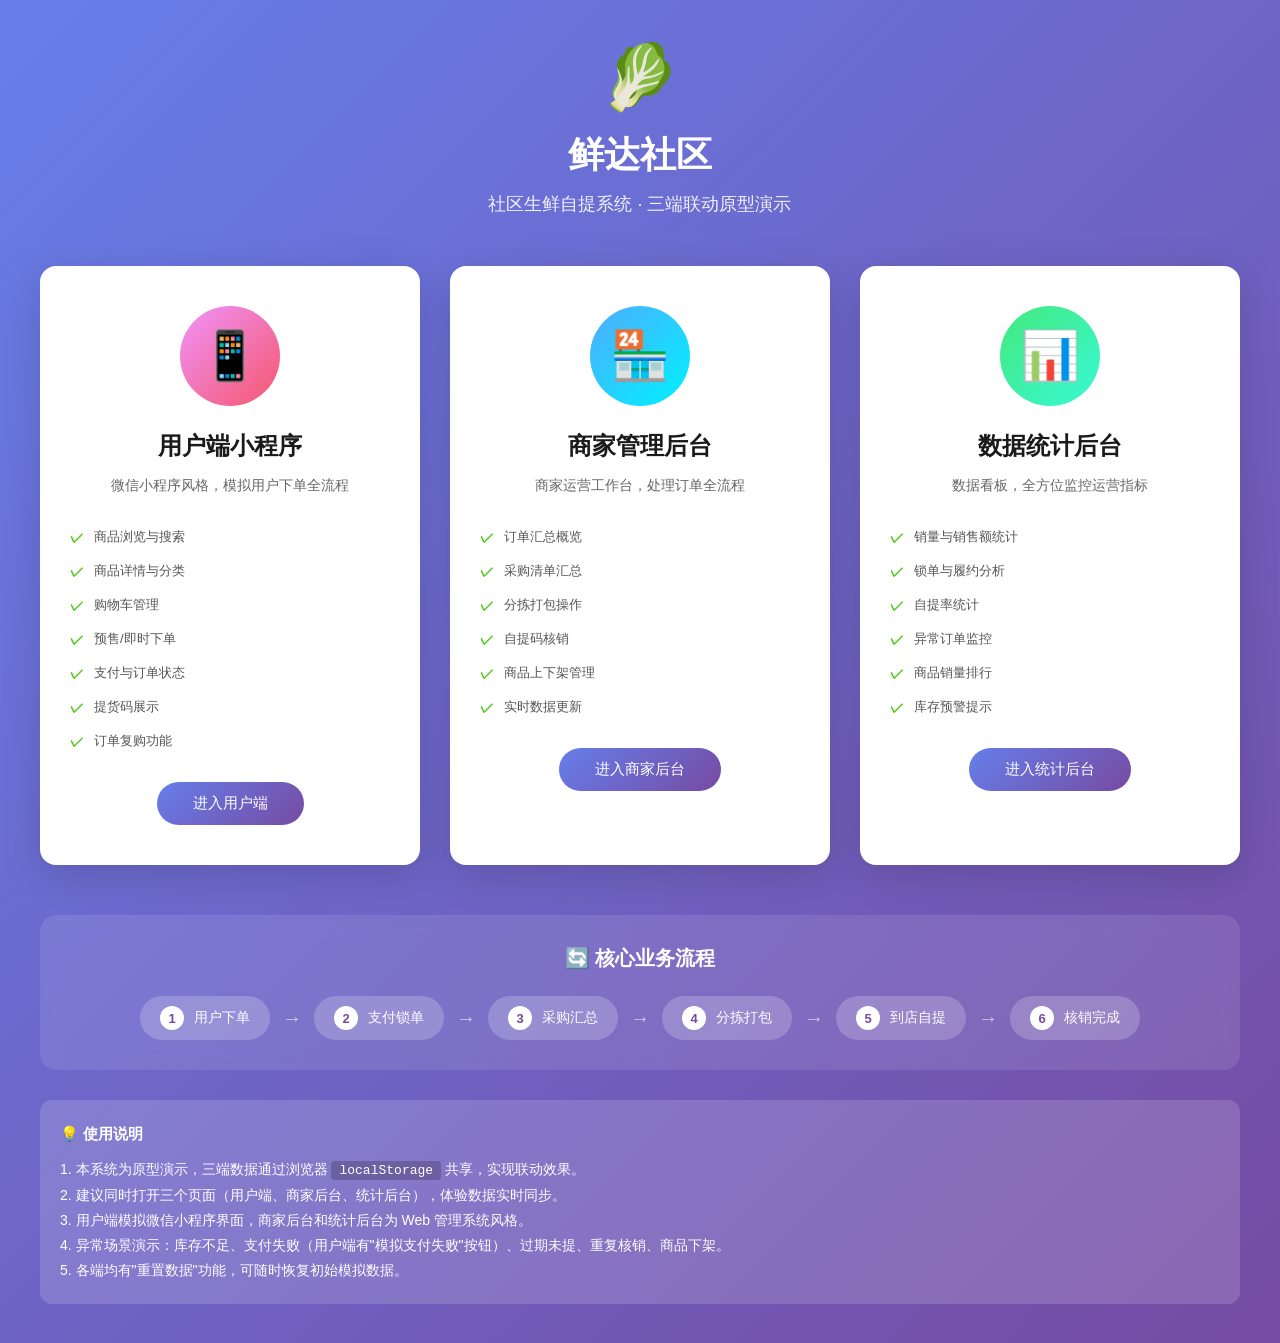
<file: index.html>
<!DOCTYPE html>
<html lang="zh-CN">
<head>
  <meta charset="UTF-8">
  <meta name="viewport" content="width=device-width, initial-scale=1.0">
  <title>鲜达社区 - 社区生鲜自提系统</title>
  <style>
    * {
      margin: 0;
      padding: 0;
      box-sizing: border-box;
    }

    body {
      font-family: -apple-system, BlinkMacSystemFont, 'Segoe UI', 'PingFang SC', 'Hiragino Sans GB', 'Microsoft YaHei', sans-serif;
      background: linear-gradient(135deg, #667eea 0%, #764ba2 100%);
      min-height: 100vh;
      display: flex;
      align-items: center;
      justify-content: center;
      padding: 40px 20px;
    }

    .container {
      max-width: 1200px;
      width: 100%;
    }

    .header {
      text-align: center;
      color: #fff;
      margin-bottom: 50px;
    }

    .logo {
      font-size: 64px;
      margin-bottom: 16px;
    }

    .title {
      font-size: 36px;
      font-weight: 700;
      margin-bottom: 12px;
    }

    .subtitle {
      font-size: 18px;
      opacity: 0.9;
    }

    .cards {
      display: grid;
      grid-template-columns: repeat(3, 1fr);
      gap: 30px;
    }

    .card {
      background: #fff;
      border-radius: 16px;
      padding: 40px 30px;
      text-align: center;
      text-decoration: none;
      color: inherit;
      box-shadow: 0 10px 40px rgba(0, 0, 0, 0.15);
      transition: all 0.3s ease;
      display: flex;
      flex-direction: column;
      align-items: center;
    }

    .card:hover {
      transform: translateY(-8px);
      box-shadow: 0 20px 60px rgba(0, 0, 0, 0.2);
    }

    .card-icon {
      width: 100px;
      height: 100px;
      border-radius: 50%;
      display: flex;
      align-items: center;
      justify-content: center;
      font-size: 48px;
      margin-bottom: 24px;
    }

    .card.user .card-icon {
      background: linear-gradient(135deg, #f093fb 0%, #f5576c 100%);
    }

    .card.merchant .card-icon {
      background: linear-gradient(135deg, #4facfe 0%, #00f2fe 100%);
    }

    .card.admin .card-icon {
      background: linear-gradient(135deg, #43e97b 0%, #38f9d7 100%);
    }

    .card-title {
      font-size: 24px;
      font-weight: 600;
      color: #1a1a1a;
      margin-bottom: 12px;
    }

    .card-desc {
      font-size: 14px;
      color: #666;
      line-height: 1.6;
      margin-bottom: 24px;
    }

    .card-features {
      list-style: none;
      text-align: left;
      width: 100%;
      margin-bottom: 24px;
    }

    .card-features li {
      padding: 8px 0;
      font-size: 13px;
      color: #555;
      display: flex;
      align-items: center;
      gap: 10px;
    }

    .card-features li::before {
      content: '✓';
      color: #52c41a;
      font-weight: 600;
      font-size: 14px;
    }

    .card-btn {
      display: inline-block;
      padding: 12px 36px;
      background: linear-gradient(135deg, #667eea 0%, #764ba2 100%);
      color: #fff;
      text-decoration: none;
      border-radius: 30px;
      font-size: 15px;
      font-weight: 500;
      transition: all 0.3s;
    }

    .card-btn:hover {
      transform: scale(1.05);
      box-shadow: 0 6px 20px rgba(102, 126, 234, 0.4);
    }

    .flow-section {
      margin-top: 50px;
      background: rgba(255, 255, 255, 0.1);
      border-radius: 16px;
      padding: 30px;
      backdrop-filter: blur(10px);
    }

    .flow-title {
      text-align: center;
      color: #fff;
      font-size: 20px;
      font-weight: 600;
      margin-bottom: 24px;
    }

    .flow-steps {
      display: flex;
      justify-content: center;
      align-items: center;
      flex-wrap: wrap;
      gap: 12px;
    }

    .flow-step {
      display: flex;
      align-items: center;
      gap: 10px;
      padding: 10px 20px;
      background: rgba(255, 255, 255, 0.2);
      border-radius: 30px;
      color: #fff;
      font-size: 14px;
    }

    .flow-step .num {
      width: 24px;
      height: 24px;
      background: #fff;
      color: #764ba2;
      border-radius: 50%;
      display: flex;
      align-items: center;
      justify-content: center;
      font-size: 13px;
      font-weight: 600;
    }

    .flow-arrow {
      color: #fff;
      font-size: 20px;
      opacity: 0.6;
    }

    .tip-box {
      margin-top: 30px;
      background: rgba(255, 255, 255, 0.15);
      border-radius: 12px;
      padding: 20px;
      color: #fff;
      font-size: 14px;
      line-height: 1.8;
    }

    .tip-box h4 {
      margin-bottom: 10px;
      font-size: 15px;
    }

    .tip-box code {
      background: rgba(0, 0, 0, 0.2);
      padding: 2px 8px;
      border-radius: 4px;
      font-size: 13px;
    }

    @media (max-width: 960px) {
      .cards {
        grid-template-columns: 1fr;
        max-width: 400px;
        margin: 0 auto;
      }

      .title {
        font-size: 28px;
      }
    }
  </style>
</head>
<body>
  <div class="container">
    <div class="header">
      <div class="logo">🥬</div>
      <h1 class="title">鲜达社区</h1>
      <p class="subtitle">社区生鲜自提系统 · 三端联动原型演示</p>
    </div>

    <div class="cards">
      <a href="user/index.html" class="card user" target="_blank">
        <div class="card-icon">📱</div>
        <h2 class="card-title">用户端小程序</h2>
        <p class="card-desc">微信小程序风格，模拟用户下单全流程</p>
        <ul class="card-features">
          <li>商品浏览与搜索</li>
          <li>商品详情与分类</li>
          <li>购物车管理</li>
          <li>预售/即时下单</li>
          <li>支付与订单状态</li>
          <li>提货码展示</li>
          <li>订单复购功能</li>
        </ul>
        <span class="card-btn">进入用户端</span>
      </a>

      <a href="merchant/index.html" class="card merchant" target="_blank">
        <div class="card-icon">🏪</div>
        <h2 class="card-title">商家管理后台</h2>
        <p class="card-desc">商家运营工作台，处理订单全流程</p>
        <ul class="card-features">
          <li>订单汇总概览</li>
          <li>采购清单汇总</li>
          <li>分拣打包操作</li>
          <li>自提码核销</li>
          <li>商品上下架管理</li>
          <li>实时数据更新</li>
        </ul>
        <span class="card-btn">进入商家后台</span>
      </a>

      <a href="admin/index.html" class="card admin" target="_blank">
        <div class="card-icon">📊</div>
        <h2 class="card-title">数据统计后台</h2>
        <p class="card-desc">数据看板，全方位监控运营指标</p>
        <ul class="card-features">
          <li>销量与销售额统计</li>
          <li>锁单与履约分析</li>
          <li>自提率统计</li>
          <li>异常订单监控</li>
          <li>商品销量排行</li>
          <li>库存预警提示</li>
        </ul>
        <span class="card-btn">进入统计后台</span>
      </a>
    </div>

    <div class="flow-section">
      <h3 class="flow-title">🔄 核心业务流程</h3>
      <div class="flow-steps">
        <div class="flow-step"><span class="num">1</span> 用户下单</div>
        <span class="flow-arrow">→</span>
        <div class="flow-step"><span class="num">2</span> 支付锁单</div>
        <span class="flow-arrow">→</span>
        <div class="flow-step"><span class="num">3</span> 采购汇总</div>
        <span class="flow-arrow">→</span>
        <div class="flow-step"><span class="num">4</span> 分拣打包</div>
        <span class="flow-arrow">→</span>
        <div class="flow-step"><span class="num">5</span> 到店自提</div>
        <span class="flow-arrow">→</span>
        <div class="flow-step"><span class="num">6</span> 核销完成</div>
      </div>
    </div>

    <div class="tip-box">
      <h4>💡 使用说明</h4>
      <p>
        1. 本系统为原型演示，三端数据通过浏览器 <code>localStorage</code> 共享，实现联动效果。<br>
        2. 建议同时打开三个页面（用户端、商家后台、统计后台），体验数据实时同步。<br>
        3. 用户端模拟微信小程序界面，商家后台和统计后台为 Web 管理系统风格。<br>
        4. 异常场景演示：库存不足、支付失败（用户端有"模拟支付失败"按钮）、过期未提、重复核销、商品下架。<br>
        5. 各端均有"重置数据"功能，可随时恢复初始模拟数据。
      </p>
    </div>
  </div>
</body>
</html>
</file>
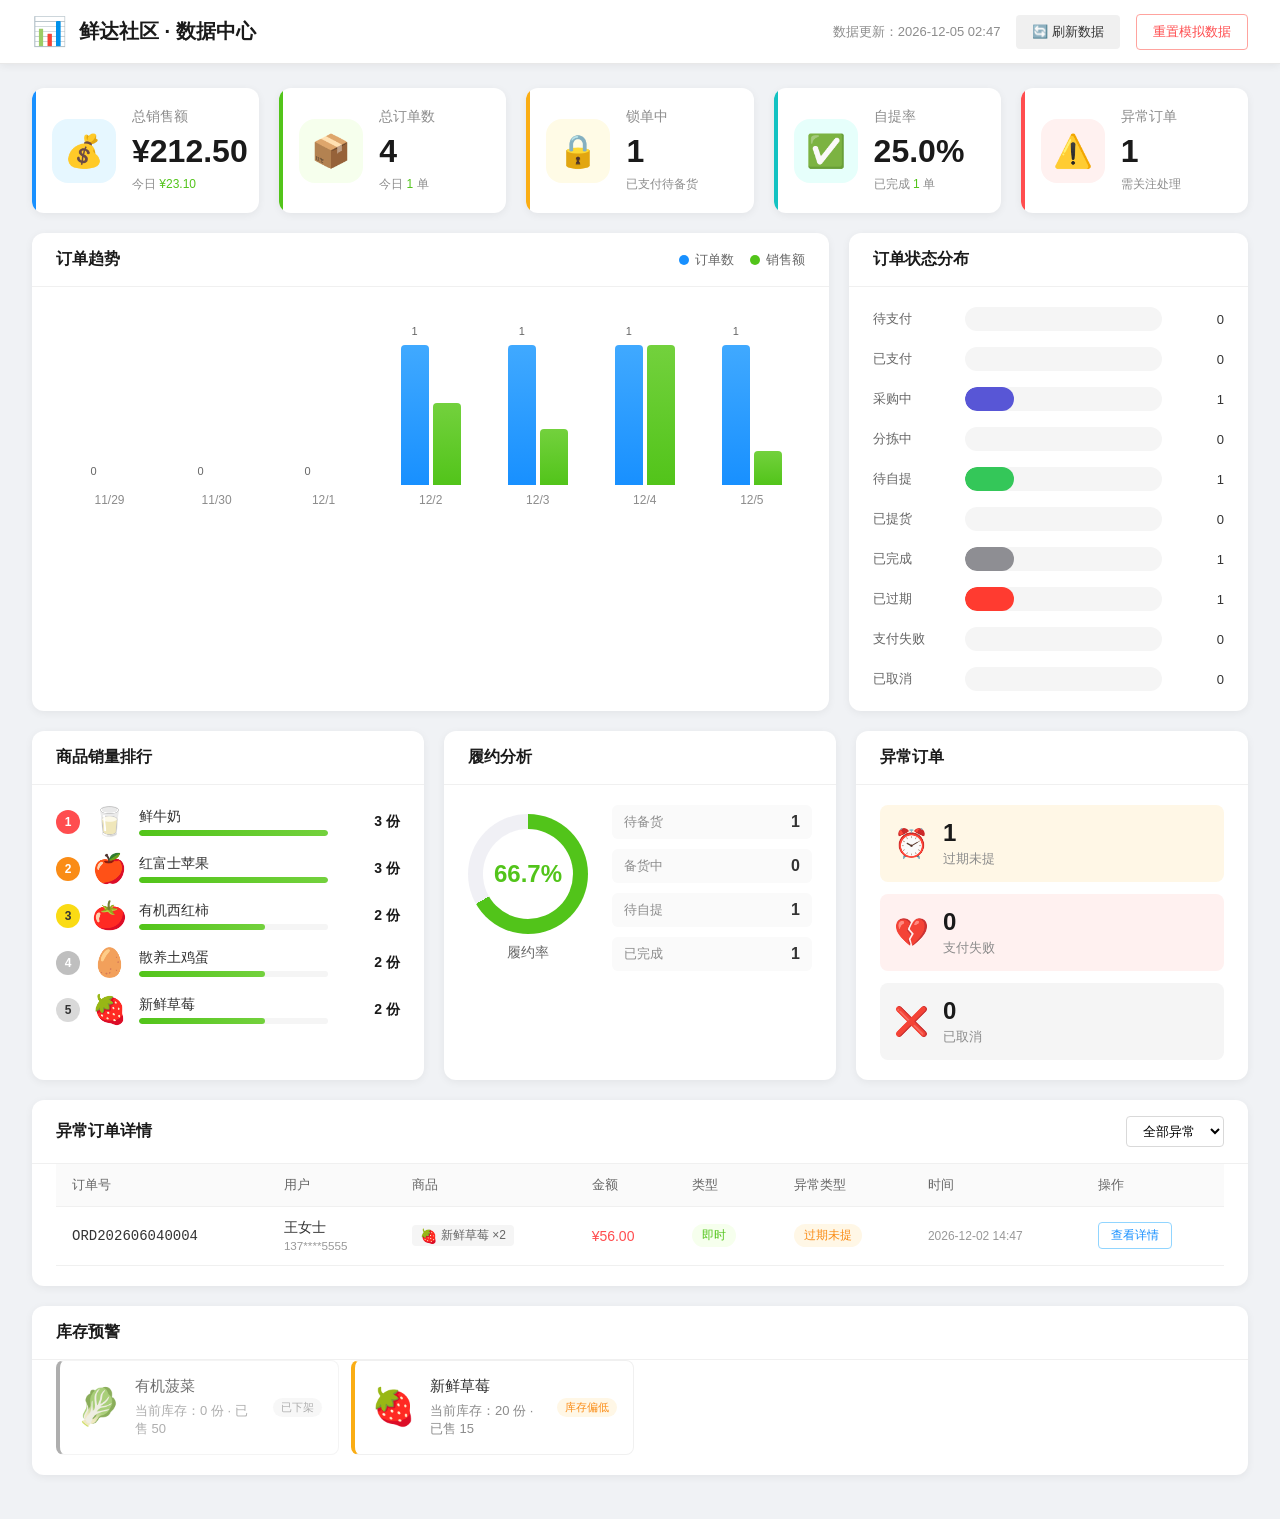
<file: admin/index.html>
<!DOCTYPE html>
<html lang="zh-CN">
<head>
  <meta charset="UTF-8">
  <meta name="viewport" content="width=device-width, initial-scale=1.0">
  <title>鲜达社区 - 数据统计后台</title>
  <link rel="stylesheet" href="style.css">
</head>
<body>
  <div class="stats-layout">
    <header class="top-header">
      <div class="header-left">
        <span class="logo">📊</span>
        <h1 class="title">鲜达社区 · 数据中心</h1>
      </div>
      <div class="header-right">
        <span class="update-time">数据更新：<span id="updateTime">--</span></span>
        <button class="btn-refresh" onclick="refreshData()">🔄 刷新数据</button>
        <button class="btn-reset" onclick="resetAllData()">重置模拟数据</button>
      </div>
    </header>

    <main class="stats-content">
      <div class="stats-row">
        <div class="stat-card stat-primary">
          <div class="stat-icon">💰</div>
          <div class="stat-content">
            <div class="stat-label">总销售额</div>
            <div class="stat-value" id="totalSales">¥0</div>
            <div class="stat-sub">今日 <span id="todaySales" class="highlight">¥0</span></div>
          </div>
        </div>
        <div class="stat-card stat-success">
          <div class="stat-icon">📦</div>
          <div class="stat-content">
            <div class="stat-label">总订单数</div>
            <div class="stat-value" id="totalOrders">0</div>
            <div class="stat-sub">今日 <span id="todayOrders" class="highlight">0</span> 单</div>
          </div>
        </div>
        <div class="stat-card stat-warning">
          <div class="stat-icon">🔒</div>
          <div class="stat-content">
            <div class="stat-label">锁单中</div>
            <div class="stat-value" id="lockCount">0</div>
            <div class="stat-sub">已支付待备货</div>
          </div>
        </div>
        <div class="stat-card stat-info">
          <div class="stat-icon">✅</div>
          <div class="stat-content">
            <div class="stat-label">自提率</div>
            <div class="stat-value" id="pickupRate">0%</div>
            <div class="stat-sub">已完成 <span id="pickedCount" class="highlight">0</span> 单</div>
          </div>
        </div>
        <div class="stat-card stat-danger">
          <div class="stat-icon">⚠️</div>
          <div class="stat-content">
            <div class="stat-label">异常订单</div>
            <div class="stat-value" id="anomalyCount">0</div>
            <div class="stat-sub">需关注处理</div>
          </div>
        </div>
      </div>

      <div class="stats-row">
        <div class="chart-card large">
          <div class="card-header">
            <h3>订单趋势</h3>
            <div class="card-actions">
              <span class="legend">
                <span class="legend-dot" style="background:#1890ff;"></span>
                <span>订单数</span>
              </span>
              <span class="legend">
                <span class="legend-dot" style="background:#52c41a;"></span>
                <span>销售额</span>
              </span>
            </div>
          </div>
          <div class="chart-container">
            <div class="bar-chart" id="orderTrendChart">
            </div>
          </div>
        </div>
        <div class="chart-card">
          <div class="card-header">
            <h3>订单状态分布</h3>
          </div>
          <div class="chart-container">
            <div class="status-chart" id="statusChart">
            </div>
          </div>
        </div>
      </div>

      <div class="stats-row">
        <div class="chart-card">
          <div class="card-header">
            <h3>商品销量排行</h3>
          </div>
          <div class="chart-container">
            <div class="ranking-list" id="topProductsList">
            </div>
          </div>
        </div>

        <div class="chart-card">
          <div class="card-header">
            <h3>履约分析</h3>
          </div>
          <div class="chart-container">
            <div class="fulfillment-stats">
              <div class="fulfillment-item">
                <div class="fulfillment-circle" style="--percent: 85;">
                  <span id="fulfillmentRate">0%</span>
                </div>
                <div class="fulfillment-label">履约率</div>
              </div>
              <div class="fulfillment-detail">
                <div class="detail-row">
                  <span class="detail-label">待备货</span>
                  <span class="detail-value" id="fulfillPending">0</span>
                </div>
                <div class="detail-row">
                  <span class="detail-label">备货中</span>
                  <span class="detail-value" id="fulfillPreparing">0</span>
                </div>
                <div class="detail-row">
                  <span class="detail-label">待自提</span>
                  <span class="detail-value" id="fulfillWaiting">0</span>
                </div>
                <div class="detail-row">
                  <span class="detail-label">已完成</span>
                  <span class="detail-value" id="fulfillDone">0</span>
                </div>
              </div>
            </div>
          </div>
        </div>

        <div class="chart-card">
          <div class="card-header">
            <h3>异常订单</h3>
          </div>
          <div class="chart-container">
            <div class="anomaly-stats">
              <div class="anomaly-item expired">
                <div class="anomaly-icon">⏰</div>
                <div class="anomaly-info">
                  <div class="anomaly-count" id="expiredCount">0</div>
                  <div class="anomaly-label">过期未提</div>
                </div>
              </div>
              <div class="anomaly-item failed">
                <div class="anomaly-icon">💔</div>
                <div class="anomaly-info">
                  <div class="anomaly-count" id="failedCount">0</div>
                  <div class="anomaly-label">支付失败</div>
                </div>
              </div>
              <div class="anomaly-item cancelled">
                <div class="anomaly-icon">❌</div>
                <div class="anomaly-info">
                  <div class="anomaly-count" id="cancelledCount">0</div>
                  <div class="anomaly-label">已取消</div>
                </div>
              </div>
            </div>
          </div>
        </div>
      </div>

      <div class="stats-row">
        <div class="chart-card full">
          <div class="card-header">
            <h3>异常订单详情</h3>
            <div class="card-actions">
              <select class="filter-select" id="anomalyFilter" onchange="renderAnomalyTable()">
                <option value="all">全部异常</option>
                <option value="expired">过期未提</option>
                <option value="failed">支付失败</option>
                <option value="cancelled">已取消</option>
              </select>
            </div>
          </div>
          <div class="table-container">
            <table class="data-table">
              <thead>
                <tr>
                  <th>订单号</th>
                  <th>用户</th>
                  <th>商品</th>
                  <th>金额</th>
                  <th>类型</th>
                  <th>异常类型</th>
                  <th>时间</th>
                  <th>操作</th>
                </tr>
              </thead>
              <tbody id="anomalyTableBody">
              </tbody>
            </table>
          </div>
        </div>
      </div>

      <div class="stats-row">
        <div class="chart-card full">
          <div class="card-header">
            <h3>库存预警</h3>
          </div>
          <div class="stock-warnings" id="stockWarnings">
          </div>
        </div>
      </div>
    </main>
  </div>

  <div class="toast" id="toast"></div>

  <script src="../shared/data.js"></script>
  <script src="app.js"></script>
</body>
</html>
</file>
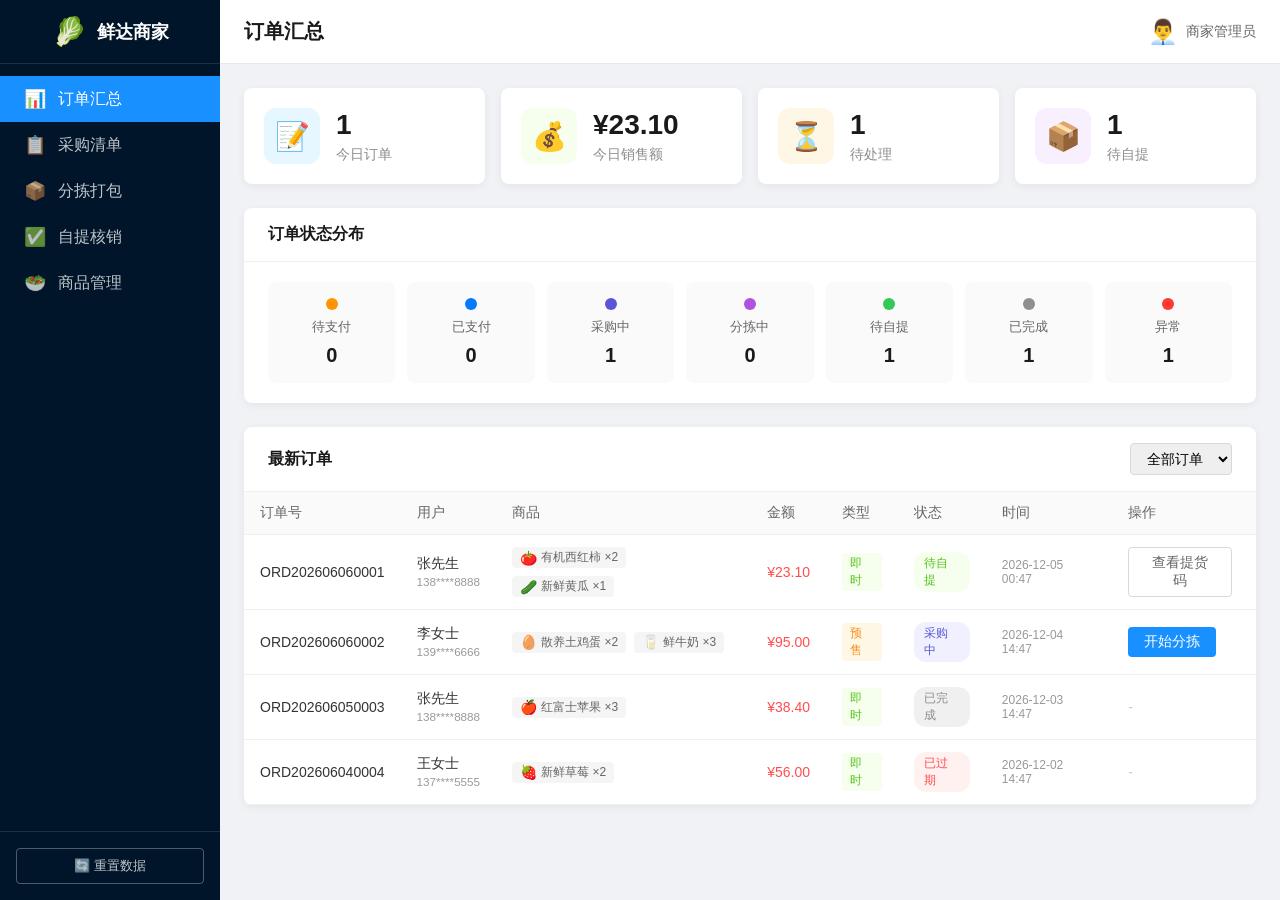
<file: merchant/index.html>
<!DOCTYPE html>
<html lang="zh-CN">
<head>
  <meta charset="UTF-8">
  <meta name="viewport" content="width=device-width, initial-scale=1.0">
  <title>鲜达社区 - 商家管理后台</title>
  <link rel="stylesheet" href="style.css">
</head>
<body>
  <div class="admin-layout">
    <aside class="sidebar">
      <div class="logo">
        <span class="logo-icon">🥬</span>
        <span class="logo-text">鲜达商家</span>
      </div>
      <nav class="nav-menu">
        <div class="nav-item active" data-menu="dashboard" onclick="switchMenu('dashboard')">
          <span class="nav-icon">📊</span>
          <span>订单汇总</span>
        </div>
        <div class="nav-item" data-menu="purchase" onclick="switchMenu('purchase')">
          <span class="nav-icon">📋</span>
          <span>采购清单</span>
        </div>
        <div class="nav-item" data-menu="sorting" onclick="switchMenu('sorting')">
          <span class="nav-icon">📦</span>
          <span>分拣打包</span>
        </div>
        <div class="nav-item" data-menu="pickup" onclick="switchMenu('pickup')">
          <span class="nav-icon">✅</span>
          <span>自提核销</span>
        </div>
        <div class="nav-item" data-menu="products" onclick="switchMenu('products')">
          <span class="nav-icon">🥗</span>
          <span>商品管理</span>
        </div>
      </nav>
      <div class="sidebar-footer">
        <button class="btn-reset" onclick="resetAllData()">🔄 重置数据</button>
      </div>
    </aside>

    <main class="main-content">
      <header class="top-bar">
        <div class="page-title" id="pageTitle">订单汇总</div>
        <div class="user-info">
          <span class="user-avatar">👨‍💼</span>
          <span>商家管理员</span>
        </div>
      </header>

      <div class="content-area">
        <div class="page page-dashboard active" id="pageDashboard">
          <div class="stats-cards">
            <div class="stat-card">
              <div class="stat-icon blue">📝</div>
              <div class="stat-info">
                <div class="stat-value" id="statTodayOrders">0</div>
                <div class="stat-label">今日订单</div>
              </div>
            </div>
            <div class="stat-card">
              <div class="stat-icon green">💰</div>
              <div class="stat-info">
                <div class="stat-value" id="statTodaySales">¥0</div>
                <div class="stat-label">今日销售额</div>
              </div>
            </div>
            <div class="stat-card">
              <div class="stat-icon orange">⏳</div>
              <div class="stat-info">
                <div class="stat-value" id="statPending">0</div>
                <div class="stat-label">待处理</div>
              </div>
            </div>
            <div class="stat-card">
              <div class="stat-icon purple">📦</div>
              <div class="stat-info">
                <div class="stat-value" id="statPacked">0</div>
                <div class="stat-label">待自提</div>
              </div>
            </div>
          </div>

          <div class="section-card">
            <div class="section-header">
              <h3>订单状态分布</h3>
            </div>
            <div class="status-overview">
              <div class="status-item">
                <div class="status-dot" style="background: #ff9500;"></div>
                <span>待支付</span>
                <span class="status-count" id="countPendingPayment">0</span>
              </div>
              <div class="status-item">
                <div class="status-dot" style="background: #007aff;"></div>
                <span>已支付</span>
                <span class="status-count" id="countPaid">0</span>
              </div>
              <div class="status-item">
                <div class="status-dot" style="background: #5856d6;"></div>
                <span>采购中</span>
                <span class="status-count" id="countPurchasing">0</span>
              </div>
              <div class="status-item">
                <div class="status-dot" style="background: #af52de;"></div>
                <span>分拣中</span>
                <span class="status-count" id="countSorting">0</span>
              </div>
              <div class="status-item">
                <div class="status-dot" style="background: #34c759;"></div>
                <span>待自提</span>
                <span class="status-count" id="countPacked">0</span>
              </div>
              <div class="status-item">
                <div class="status-dot" style="background: #8e8e93;"></div>
                <span>已完成</span>
                <span class="status-count" id="countCompleted">0</span>
              </div>
              <div class="status-item">
                <div class="status-dot" style="background: #ff3b30;"></div>
                <span>异常</span>
                <span class="status-count" id="countAnomaly">0</span>
              </div>
            </div>
          </div>

          <div class="section-card">
            <div class="section-header">
              <h3>最新订单</h3>
              <select class="filter-select" id="orderFilter" onchange="renderOrderList()">
                <option value="all">全部订单</option>
                <option value="paid">已支付</option>
                <option value="purchasing">采购中</option>
                <option value="sorting">分拣中</option>
                <option value="packed">待自提</option>
                <option value="completed">已完成</option>
              </select>
            </div>
            <div class="order-table-container">
              <table class="data-table">
                <thead>
                  <tr>
                    <th>订单号</th>
                    <th>用户</th>
                    <th>商品</th>
                    <th>金额</th>
                    <th>类型</th>
                    <th>状态</th>
                    <th>时间</th>
                    <th>操作</th>
                  </tr>
                </thead>
                <tbody id="orderTableBody">
                </tbody>
              </table>
            </div>
          </div>
        </div>

        <div class="page page-purchase" id="pagePurchase">
          <div class="section-card">
            <div class="section-header">
              <h3>采购汇总清单</h3>
              <div>
                <button class="btn-secondary" onclick="refreshPurchaseList()">🔄 刷新</button>
                <button class="btn-primary" onclick="exportPurchaseList()">📥 导出清单</button>
              </div>
            </div>
            <div class="purchase-summary">
              <div class="summary-item">
                <span class="summary-label">待采购商品</span>
                <span class="summary-value" id="purchaseProductCount">0 种</span>
              </div>
              <div class="summary-item">
                <span class="summary-label">关联订单</span>
                <span class="summary-value" id="purchaseOrderCount">0 单</span>
              </div>
              <div class="summary-item">
                <span class="summary-label">采购总金额</span>
                <span class="summary-value" id="purchaseTotalAmount">¥0</span>
              </div>
            </div>
            <div class="purchase-list" id="purchaseList">
            </div>
          </div>

          <div class="section-card">
            <div class="section-header">
              <h3>按订单分组</h3>
            </div>
            <div class="order-groups" id="orderGroups">
            </div>
          </div>
        </div>

        <div class="page page-sorting" id="pageSorting">
          <div class="section-card">
            <div class="section-header">
              <h3>待分拣订单</h3>
              <span class="badge" id="sortingBadge">0 单</span>
            </div>
            <div class="sorting-orders" id="sortingOrders">
            </div>
          </div>

          <div class="section-card">
            <div class="section-header">
              <h3>今日打包记录</h3>
            </div>
            <div class="packed-records" id="packedRecords">
            </div>
          </div>
        </div>

        <div class="page page-pickup" id="pagePickup">
          <div class="section-card">
            <div class="section-header">
              <h3>提货码核销</h3>
            </div>
            <div class="verify-section">
              <div class="verify-input-group">
                <input type="text" id="pickupCodeInput" placeholder="请输入或扫描提货码" maxlength="10">
                <button class="btn-primary btn-large" onclick="verifyPickupCode()">核销</button>
              </div>
              <div class="quick-codes">
                <span>快速选择：</span>
                <div id="quickCodes" class="quick-code-list">
                </div>
              </div>
            </div>
          </div>

          <div class="section-card">
            <div class="section-header">
              <h3>待自提订单</h3>
              <span class="badge green" id="pickupPendingBadge">0 单</span>
            </div>
            <div class="pickup-orders" id="pickupOrders">
            </div>
          </div>

          <div class="section-card">
            <div class="section-header">
              <h3>今日核销记录</h3>
            </div>
            <div class="verification-records" id="verificationRecords">
            </div>
          </div>
        </div>

        <div class="page page-products" id="pageProducts">
          <div class="section-card">
            <div class="section-header">
              <h3>商品列表</h3>
              <button class="btn-primary" onclick="addProduct()">+ 新增商品</button>
            </div>
            <div class="product-grid" id="productGrid">
            </div>
          </div>
        </div>
      </div>
    </main>
  </div>

  <div class="modal" id="verifyModal">
    <div class="modal-content">
      <div class="modal-header">
        <h3 id="verifyModalTitle">核销结果</h3>
        <span class="modal-close" onclick="closeModal('verifyModal')">&times;</span>
      </div>
      <div class="modal-body" id="verifyModalBody">
      </div>
      <div class="modal-footer">
        <button class="btn-primary" onclick="closeModal('verifyModal')">确定</button>
      </div>
    </div>
  </div>

  <div class="toast" id="toast"></div>

  <script src="../shared/data.js"></script>
  <script src="app.js"></script>
</body>
</html>
</file>
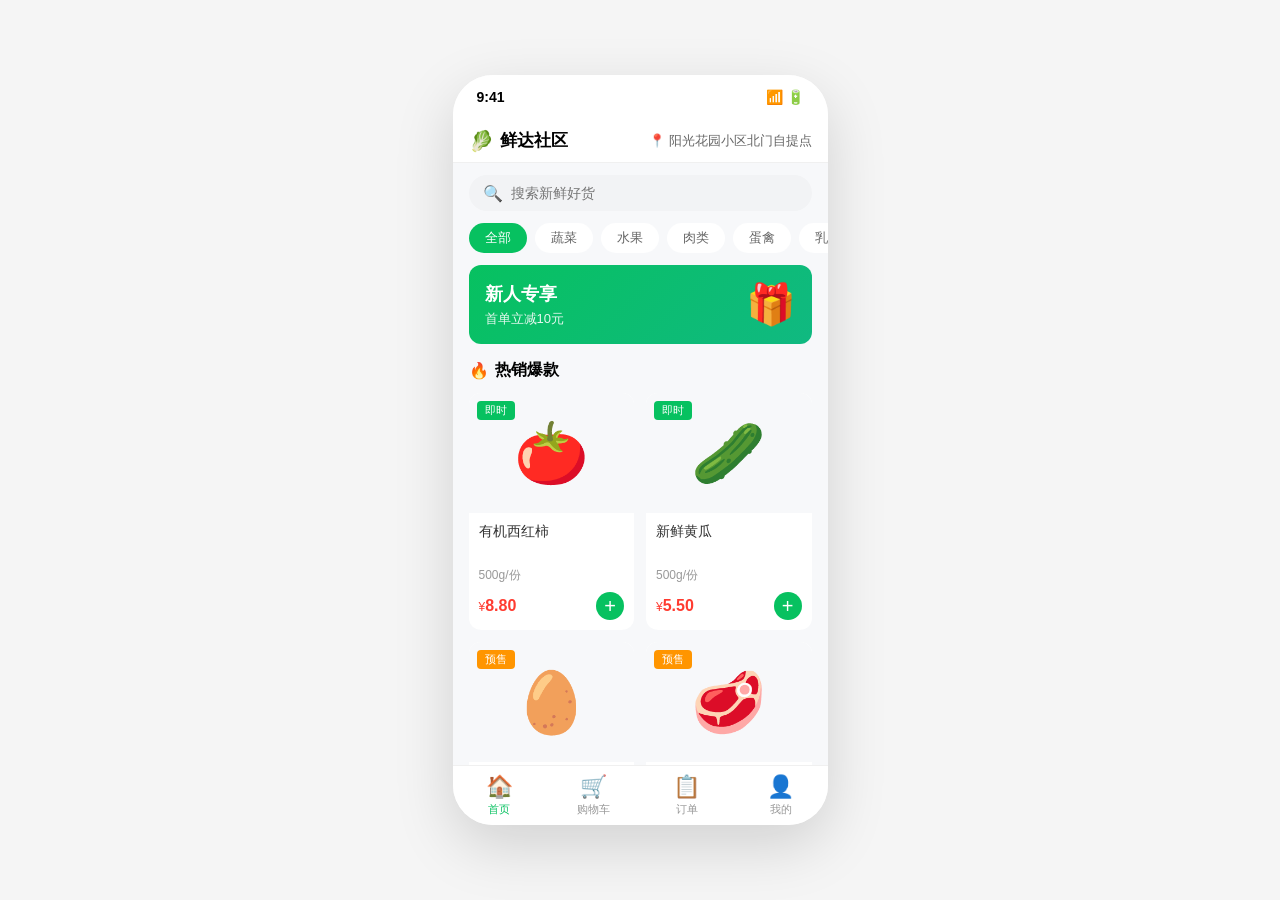
<file: user/index.html>
<!DOCTYPE html>
<html lang="zh-CN">
<head>
  <meta charset="UTF-8">
  <meta name="viewport" content="width=device-width, initial-scale=1.0, maximum-scale=1.0, user-scalable=no">
  <title>鲜达社区 - 用户端</title>
  <link rel="stylesheet" href="style.css">
</head>
<body>
  <div class="phone-frame">
    <div class="status-bar">
      <span class="time">9:41</span>
      <span class="status-icons">
        <span>📶</span>
        <span>🔋</span>
      </span>
    </div>

    <div class="app-content" id="appContent">
      <div class="page page-home active" id="pageHome">
        <div class="nav-bar">
          <div class="nav-title">
            <span class="logo">🥬</span>
            <span>鲜达社区</span>
          </div>
          <div class="nav-location">
            <span>📍</span>
            <span id="userAddress">阳光花园</span>
          </div>
        </div>

        <div class="search-bar">
          <span>🔍</span>
          <input type="text" placeholder="搜索新鲜好货" id="searchInput">
        </div>

        <div class="category-tabs">
          <div class="tab active" data-category="all">全部</div>
          <div class="tab" data-category="蔬菜">蔬菜</div>
          <div class="tab" data-category="水果">水果</div>
          <div class="tab" data-category="肉类">肉类</div>
          <div class="tab" data-category="蛋禽">蛋禽</div>
          <div class="tab" data-category="乳品">乳品</div>
        </div>

        <div class="banner">
          <div class="banner-content">
            <div class="banner-title">新人专享</div>
            <div class="banner-sub">首单立减10元</div>
          </div>
          <div class="banner-icon">🎁</div>
        </div>

        <div class="section-title">
          <span class="hot-icon">🔥</span>
          <span>热销爆款</span>
        </div>

        <div class="product-list" id="productList">
        </div>
      </div>

      <div class="page page-cart" id="pageCart">
        <div class="nav-bar">
          <div class="nav-title">购物车</div>
        </div>
        <div class="cart-content" id="cartContent">
        </div>
        <div class="cart-footer" id="cartFooter" style="display:none;">
          <div class="cart-total">
            <span>合计：</span>
            <span class="total-price" id="cartTotal">¥0.00</span>
          </div>
          <button class="btn-checkout" onclick="goCheckout()">去结算(<span id="cartCount">0</span>)</button>
        </div>
      </div>

      <div class="page page-orders" id="pageOrders">
        <div class="nav-bar">
          <div class="nav-title">我的订单</div>
        </div>
        <div class="order-tabs">
          <div class="order-tab active" data-status="all">全部</div>
          <div class="order-tab" data-status="pending_payment">待支付</div>
          <div class="order-tab" data-status="packed">待自提</div>
          <div class="order-tab" data-status="completed">已完成</div>
        </div>
        <div class="order-list" id="orderList">
        </div>
      </div>

      <div class="page page-profile" id="pageProfile">
        <div class="profile-header">
          <div class="avatar">👤</div>
          <div class="user-info">
            <div class="user-name" id="profileName">张先生</div>
            <div class="user-phone" id="profilePhone">138****8888</div>
          </div>
        </div>
        <div class="profile-menu">
          <div class="menu-item" onclick="showMyOrders()">
            <span>📦</span>
            <span>我的订单</span>
            <span class="arrow">›</span>
          </div>
          <div class="menu-item">
            <span>📍</span>
            <span>自提地址</span>
            <span class="arrow">›</span>
          </div>
          <div class="menu-item" onclick="resetAllData()">
            <span>🔄</span>
            <span>重置模拟数据</span>
            <span class="arrow">›</span>
          </div>
        </div>
        <div class="version-info">
          <span>鲜达社区 v1.0.0</span>
        </div>
      </div>

      <div class="page page-product-detail" id="pageProductDetail">
        <div class="nav-bar nav-bar-transparent">
          <div class="nav-back" onclick="goBack()">‹</div>
          <div class="nav-title">商品详情</div>
          <div class="nav-placeholder"></div>
        </div>
        <div class="product-detail-content" id="productDetailContent">
        </div>
        <div class="product-detail-footer">
          <div class="detail-cart" onclick="switchTab('cart')">
            <span>🛒</span>
            <span class="cart-badge" id="detailCartBadge" style="display:none;">0</span>
          </div>
          <button class="btn-add-cart" onclick="addCurrentToCart()">加入购物车</button>
          <button class="btn-buy-now" onclick="buyNow()">立即购买</button>
        </div>
      </div>

      <div class="page page-checkout" id="pageCheckout">
        <div class="nav-bar">
          <div class="nav-back" onclick="goBack()">‹</div>
          <div class="nav-title">确认订单</div>
          <div class="nav-placeholder"></div>
        </div>
        <div class="checkout-content" id="checkoutContent">
        </div>
        <div class="checkout-footer">
          <div class="checkout-total">
            <span>实付：</span>
            <span class="total-price" id="checkoutTotal">¥0.00</span>
          </div>
          <button class="btn-submit-order" onclick="submitOrder()">提交订单</button>
        </div>
      </div>

      <div class="page page-payment" id="pagePayment">
        <div class="nav-bar">
          <div class="nav-back" onclick="goBack()">‹</div>
          <div class="nav-title">收银台</div>
          <div class="nav-placeholder"></div>
        </div>
        <div class="payment-content">
          <div class="payment-amount">
            <div class="amount-label">支付金额</div>
            <div class="amount-value" id="paymentAmount">¥0.00</div>
          </div>
          <div class="payment-methods">
            <div class="payment-method active">
              <span class="method-icon">💚</span>
              <span class="method-name">微信支付</span>
              <span class="method-check">✓</span>
            </div>
          </div>
          <div class="payment-tips">
            <div class="tip-item">支付成功后，商品将进入备货流程</div>
            <div class="tip-item">请在24小时内到自提点取货</div>
          </div>
          <button class="btn-pay" onclick="confirmPay()">确认支付</button>
          <button class="btn-pay-fail" onclick="simulatePayFail()">模拟支付失败</button>
        </div>
      </div>

      <div class="page page-pickup" id="pagePickup">
        <div class="nav-bar">
          <div class="nav-back" onclick="goBack()">‹</div>
          <div class="nav-title">提货码</div>
          <div class="nav-placeholder"></div>
        </div>
        <div class="pickup-content" id="pickupContent">
        </div>
      </div>

      <div class="page page-order-detail" id="pageOrderDetail">
        <div class="nav-bar">
          <div class="nav-back" onclick="goBack()">‹</div>
          <div class="nav-title">订单详情</div>
          <div class="nav-placeholder"></div>
        </div>
        <div class="order-detail-content" id="orderDetailContent">
        </div>
      </div>
    </div>

    <div class="tab-bar">
      <div class="tab-item active" data-tab="home" onclick="switchTab('home')">
        <div class="tab-icon">🏠</div>
        <div class="tab-label">首页</div>
      </div>
      <div class="tab-item" data-tab="cart" onclick="switchTab('cart')">
        <div class="tab-icon">🛒</div>
        <div class="tab-label">购物车</div>
        <div class="tab-badge" id="tabCartBadge" style="display:none;">0</div>
      </div>
      <div class="tab-item" data-tab="orders" onclick="switchTab('orders')">
        <div class="tab-icon">📋</div>
        <div class="tab-label">订单</div>
      </div>
      <div class="tab-item" data-tab="profile" onclick="switchTab('profile')">
        <div class="tab-icon">👤</div>
        <div class="tab-label">我的</div>
      </div>
    </div>

    <div class="toast" id="toast"></div>
  </div>

  <script src="../shared/data.js"></script>
  <script src="app.js"></script>
</body>
</html>
</file>
<file: admin/style.css>
* {
  margin: 0;
  padding: 0;
  box-sizing: border-box;
}

body {
  font-family: -apple-system, BlinkMacSystemFont, 'Segoe UI', 'PingFang SC', 'Hiragino Sans GB', 'Microsoft YaHei', sans-serif;
  background: #f0f2f5;
  color: #333;
  min-height: 100vh;
}

.stats-layout {
  min-height: 100vh;
  display: flex;
  flex-direction: column;
}

.top-header {
  height: 64px;
  background: #fff;
  border-bottom: 1px solid #e8e8e8;
  display: flex;
  align-items: center;
  justify-content: space-between;
  padding: 0 32px;
  box-shadow: 0 2px 8px rgba(0, 0, 0, 0.06);
  flex-shrink: 0;
}

.header-left {
  display: flex;
  align-items: center;
  gap: 12px;
}

.logo {
  font-size: 28px;
}

.title {
  font-size: 20px;
  font-weight: 600;
  color: #1a1a1a;
}

.header-right {
  display: flex;
  align-items: center;
  gap: 16px;
}

.update-time {
  font-size: 13px;
  color: #8c8c8c;
}

.btn-refresh {
  padding: 8px 16px;
  background: #f0f0f0;
  color: #333;
  border: none;
  border-radius: 4px;
  cursor: pointer;
  font-size: 13px;
}

.btn-refresh:hover {
  background: #e8e8e8;
}

.btn-reset {
  padding: 8px 16px;
  background: #fff;
  color: #ff4d4f;
  border: 1px solid #ffa39e;
  border-radius: 4px;
  cursor: pointer;
  font-size: 13px;
}

.btn-reset:hover {
  background: #fff1f0;
}

.stats-content {
  flex: 1;
  padding: 24px 32px;
  overflow-y: auto;
}

.stats-row {
  display: flex;
  gap: 20px;
  margin-bottom: 20px;
}

.stat-card {
  flex: 1;
  background: #fff;
  border-radius: 12px;
  padding: 20px;
  display: flex;
  align-items: center;
  gap: 16px;
  box-shadow: 0 2px 8px rgba(0, 0, 0, 0.06);
  position: relative;
  overflow: hidden;
}

.stat-card::before {
  content: '';
  position: absolute;
  top: 0;
  left: 0;
  width: 4px;
  height: 100%;
}

.stat-primary::before { background: #1890ff; }
.stat-success::before { background: #52c41a; }
.stat-warning::before { background: #faad14; }
.stat-info::before { background: #13c2c2; }
.stat-danger::before { background: #ff4d4f; }

.stat-icon {
  width: 64px;
  height: 64px;
  border-radius: 16px;
  display: flex;
  align-items: center;
  justify-content: center;
  font-size: 32px;
  flex-shrink: 0;
}

.stat-primary .stat-icon { background: #e6f7ff; }
.stat-success .stat-icon { background: #f6ffed; }
.stat-warning .stat-icon { background: #fffbe6; }
.stat-info .stat-icon { background: #e6fffb; }
.stat-danger .stat-icon { background: #fff1f0; }

.stat-content {
  flex: 1;
}

.stat-label {
  font-size: 14px;
  color: #8c8c8c;
  margin-bottom: 6px;
}

.stat-value {
  font-size: 32px;
  font-weight: 700;
  color: #1a1a1a;
  line-height: 1.2;
  margin-bottom: 6px;
}

.stat-sub {
  font-size: 12px;
  color: #8c8c8c;
}

.stat-sub .highlight {
  color: #52c41a;
  font-weight: 500;
}

.chart-card {
  flex: 1;
  background: #fff;
  border-radius: 12px;
  box-shadow: 0 2px 8px rgba(0, 0, 0, 0.06);
  overflow: hidden;
}

.chart-card.large {
  flex: 2;
}

.chart-card.full {
  flex: 1;
  width: 100%;
}

.card-header {
  display: flex;
  align-items: center;
  justify-content: space-between;
  padding: 16px 24px;
  border-bottom: 1px solid #f0f0f0;
}

.card-header h3 {
  font-size: 16px;
  font-weight: 600;
  color: #1a1a1a;
}

.card-actions {
  display: flex;
  align-items: center;
  gap: 16px;
}

.legend {
  display: flex;
  align-items: center;
  gap: 6px;
  font-size: 13px;
  color: #666;
}

.legend-dot {
  width: 10px;
  height: 10px;
  border-radius: 50%;
}

.filter-select {
  padding: 6px 12px;
  border: 1px solid #d9d9d9;
  border-radius: 4px;
  font-size: 13px;
  cursor: pointer;
  outline: none;
  background: #fff;
}

.chart-container {
  padding: 20px 24px;
}

.bar-chart {
  display: flex;
  align-items: flex-end;
  justify-content: space-between;
  height: 200px;
  padding-top: 20px;
}

.bar-item {
  flex: 1;
  display: flex;
  flex-direction: column;
  align-items: center;
  gap: 8px;
}

.bar-group {
  display: flex;
  align-items: flex-end;
  gap: 4px;
  height: 160px;
}

.bar {
  width: 28px;
  border-radius: 4px 4px 0 0;
  transition: height 0.5s ease;
  position: relative;
}

.bar-count {
  background: linear-gradient(180deg, #40a9ff, #1890ff);
}

.bar-sales {
  background: linear-gradient(180deg, #73d13d, #52c41a);
}

.bar-value {
  position: absolute;
  top: -20px;
  left: 50%;
  transform: translateX(-50%);
  font-size: 11px;
  color: #666;
  white-space: nowrap;
}

.bar-label {
  font-size: 12px;
  color: #8c8c8c;
}

.status-chart {
  display: flex;
  flex-direction: column;
  gap: 16px;
}

.status-bar-item {
  display: flex;
  align-items: center;
  gap: 12px;
}

.status-bar-label {
  width: 80px;
  font-size: 13px;
  color: #666;
  flex-shrink: 0;
}

.status-bar-track {
  flex: 1;
  height: 24px;
  background: #f5f5f5;
  border-radius: 12px;
  overflow: hidden;
  position: relative;
}

.status-bar-fill {
  height: 100%;
  border-radius: 12px;
  transition: width 0.5s ease;
}

.status-bar-value {
  width: 50px;
  text-align: right;
  font-size: 13px;
  font-weight: 500;
  color: #333;
  flex-shrink: 0;
}

.ranking-list {
  display: flex;
  flex-direction: column;
  gap: 14px;
}

.ranking-item {
  display: flex;
  align-items: center;
  gap: 12px;
}

.ranking-num {
  width: 24px;
  height: 24px;
  border-radius: 50%;
  display: flex;
  align-items: center;
  justify-content: center;
  font-size: 12px;
  font-weight: 600;
  color: #fff;
  flex-shrink: 0;
}

.ranking-num.top1 { background: #ff4d4f; }
.ranking-num.top2 { background: #fa8c16; }
.ranking-num.top3 { background: #fadb14; color: #333; }
.ranking-num.top4 { background: #bfbfbf; }
.ranking-num.top5 { background: #d9d9d9; color: #333; }

.ranking-icon {
  font-size: 28px;
  flex-shrink: 0;
}

.ranking-info {
  flex: 1;
  min-width: 0;
}

.ranking-name {
  font-size: 14px;
  color: #333;
  margin-bottom: 4px;
}

.ranking-bar-track {
  height: 6px;
  background: #f5f5f5;
  border-radius: 3px;
  overflow: hidden;
}

.ranking-bar-fill {
  height: 100%;
  background: linear-gradient(90deg, #52c41a, #73d13d);
  border-radius: 3px;
  transition: width 0.5s ease;
}

.ranking-value {
  font-size: 14px;
  font-weight: 600;
  color: #1a1a1a;
  flex-shrink: 0;
  text-align: right;
  min-width: 60px;
}

.fulfillment-stats {
  display: flex;
  align-items: center;
  gap: 24px;
}

.fulfillment-item {
  text-align: center;
}

.fulfillment-circle {
  width: 120px;
  height: 120px;
  border-radius: 50%;
  background: conic-gradient(#52c41a var(--percent, 85%), #f0f0f5 0);
  display: flex;
  align-items: center;
  justify-content: center;
  margin-bottom: 10px;
  position: relative;
}

.fulfillment-circle::before {
  content: '';
  position: absolute;
  width: 90px;
  height: 90px;
  background: #fff;
  border-radius: 50%;
}

.fulfillment-circle span {
  position: relative;
  z-index: 1;
  font-size: 24px;
  font-weight: 700;
  color: #52c41a;
}

.fulfillment-label {
  font-size: 14px;
  color: #666;
}

.fulfillment-detail {
  flex: 1;
  display: flex;
  flex-direction: column;
  gap: 10px;
}

.detail-row {
  display: flex;
  justify-content: space-between;
  align-items: center;
  padding: 8px 12px;
  background: #fafafa;
  border-radius: 6px;
}

.detail-label {
  font-size: 13px;
  color: #8c8c8c;
}

.detail-value {
  font-size: 16px;
  font-weight: 600;
  color: #333;
}

.anomaly-stats {
  display: flex;
  flex-direction: column;
  gap: 12px;
}

.anomaly-item {
  display: flex;
  align-items: center;
  gap: 14px;
  padding: 14px;
  border-radius: 8px;
  background: #fafafa;
}

.anomaly-item.expired { background: #fff7e6; }
.anomaly-item.failed { background: #fff1f0; }
.anomaly-item.cancelled { background: #f5f5f5; }

.anomaly-icon {
  font-size: 28px;
  flex-shrink: 0;
}

.anomaly-info {
  flex: 1;
}

.anomaly-count {
  font-size: 24px;
  font-weight: 700;
  color: #1a1a1a;
  line-height: 1.2;
  margin-bottom: 2px;
}

.anomaly-label {
  font-size: 13px;
  color: #8c8c8c;
}

.table-container {
  overflow-x: auto;
  padding: 0 24px 20px;
}

.data-table {
  width: 100%;
  border-collapse: collapse;
}

.data-table th,
.data-table td {
  padding: 12px 16px;
  text-align: left;
  border-bottom: 1px solid #f0f0f0;
  font-size: 14px;
}

.data-table th {
  background: #fafafa;
  font-weight: 500;
  color: #666;
  font-size: 13px;
}

.data-table tbody tr:hover {
  background: #fafafa;
}

.status-tag {
  display: inline-block;
  padding: 3px 10px;
  border-radius: 12px;
  font-size: 12px;
}

.status-tag.expired {
  background: #fff7e6;
  color: #fa8c16;
}

.status-tag.failed {
  background: #fff1f0;
  color: #ff4d4f;
}

.status-tag.cancelled {
  background: #f5f5f5;
  color: #8c8c8c;
}

.status-tag.presale {
  background: #fff7e6;
  color: #fa8c16;
}

.status-tag.instant {
  background: #f6ffed;
  color: #52c41a;
}

.btn-detail {
  padding: 4px 12px;
  background: #fff;
  color: #1890ff;
  border: 1px solid #91d5ff;
  border-radius: 4px;
  cursor: pointer;
  font-size: 12px;
}

.btn-detail:hover {
  background: #e6f7ff;
}

.stock-warnings {
  padding: 0 24px 20px;
  display: grid;
  grid-template-columns: repeat(auto-fill, minmax(280px, 1fr));
  gap: 12px;
}

.stock-warning-card {
  display: flex;
  align-items: center;
  gap: 14px;
  padding: 16px;
  background: #fff;
  border: 1px solid #f0f0f0;
  border-radius: 8px;
  border-left: 4px solid #faad14;
}

.stock-warning-card.low {
  border-left-color: #faad14;
}

.stock-warning-card.critical {
  border-left-color: #ff4d4f;
}

.stock-warning-card.offline {
  border-left-color: #8c8c8c;
  opacity: 0.7;
}

.stock-warning-icon {
  font-size: 36px;
  flex-shrink: 0;
}

.stock-warning-info {
  flex: 1;
  min-width: 0;
}

.stock-warning-name {
  font-size: 15px;
  font-weight: 500;
  color: #333;
  margin-bottom: 6px;
}

.stock-warning-desc {
  font-size: 13px;
  color: #8c8c8c;
}

.stock-warning-level {
  padding: 2px 8px;
  border-radius: 10px;
  font-size: 11px;
  font-weight: 500;
}

.stock-warning-level.low {
  background: #fff7e6;
  color: #fa8c16;
}

.stock-warning-level.critical {
  background: #fff1f0;
  color: #ff4d4f;
}

.stock-warning-level.offline {
  background: #f5f5f5;
  color: #8c8c8c;
}

.toast {
  position: fixed;
  top: 80px;
  left: 50%;
  transform: translateX(-50%);
  background: rgba(0, 0, 0, 0.75);
  color: #fff;
  padding: 10px 20px;
  border-radius: 6px;
  font-size: 14px;
  z-index: 2000;
  opacity: 0;
  pointer-events: none;
  transition: opacity 0.3s;
}

.toast.show {
  opacity: 1;
}

.empty-state {
  text-align: center;
  padding: 40px 20px;
  color: #8c8c8c;
}

.empty-state-icon {
  font-size: 48px;
  margin-bottom: 12px;
  opacity: 0.5;
}

.empty-state-text {
  font-size: 14px;
}

.product-tags {
  display: flex;
  gap: 6px;
  flex-wrap: wrap;
}

.product-tag {
  display: inline-flex;
  align-items: center;
  gap: 4px;
  padding: 2px 8px;
  background: #f5f5f5;
  border-radius: 4px;
  font-size: 12px;
  color: #666;
}

.product-tag .icon {
  font-size: 14px;
}
</file>
<file: merchant/style.css>
* {
  margin: 0;
  padding: 0;
  box-sizing: border-box;
}

body {
  font-family: -apple-system, BlinkMacSystemFont, 'Segoe UI', 'PingFang SC', 'Hiragino Sans GB', 'Microsoft YaHei', sans-serif;
  background: #f0f2f5;
  color: #333;
  height: 100vh;
  overflow: hidden;
}

.admin-layout {
  display: flex;
  height: 100vh;
}

.sidebar {
  width: 220px;
  background: #001529;
  color: #fff;
  display: flex;
  flex-direction: column;
  flex-shrink: 0;
}

.logo {
  height: 64px;
  display: flex;
  align-items: center;
  justify-content: center;
  gap: 10px;
  font-size: 18px;
  font-weight: 600;
  border-bottom: 1px solid #1f3045;
}

.logo-icon {
  font-size: 28px;
}

.logo-text {
  color: #fff;
}

.nav-menu {
  flex: 1;
  padding: 12px 0;
}

.nav-item {
  display: flex;
  align-items: center;
  padding: 12px 24px;
  color: rgba(255, 255, 255, 0.75);
  cursor: pointer;
  transition: all 0.2s;
  gap: 12px;
}

.nav-item:hover {
  color: #fff;
  background: rgba(255, 255, 255, 0.08);
}

.nav-item.active {
  color: #fff;
  background: #1890ff;
}

.nav-icon {
  font-size: 18px;
}

.sidebar-footer {
  padding: 16px;
  border-top: 1px solid #1f3045;
}

.btn-reset {
  width: 100%;
  padding: 8px 12px;
  background: transparent;
  color: rgba(255, 255, 255, 0.75);
  border: 1px solid rgba(255, 255, 255, 0.3);
  border-radius: 4px;
  cursor: pointer;
  font-size: 13px;
}

.btn-reset:hover {
  color: #fff;
  border-color: #fff;
}

.main-content {
  flex: 1;
  display: flex;
  flex-direction: column;
  overflow: hidden;
}

.top-bar {
  height: 64px;
  background: #fff;
  border-bottom: 1px solid #e8e8e8;
  display: flex;
  align-items: center;
  justify-content: space-between;
  padding: 0 24px;
  flex-shrink: 0;
}

.page-title {
  font-size: 20px;
  font-weight: 600;
  color: #1a1a1a;
}

.user-info {
  display: flex;
  align-items: center;
  gap: 8px;
  color: #666;
  font-size: 14px;
}

.user-avatar {
  font-size: 24px;
}

.content-area {
  flex: 1;
  overflow-y: auto;
  padding: 24px;
}

.page {
  display: none;
}

.page.active {
  display: block;
}

.stats-cards {
  display: grid;
  grid-template-columns: repeat(4, 1fr);
  gap: 16px;
  margin-bottom: 24px;
}

.stat-card {
  background: #fff;
  border-radius: 8px;
  padding: 20px;
  display: flex;
  align-items: center;
  gap: 16px;
  box-shadow: 0 2px 8px rgba(0, 0, 0, 0.06);
}

.stat-icon {
  width: 56px;
  height: 56px;
  border-radius: 12px;
  display: flex;
  align-items: center;
  justify-content: center;
  font-size: 28px;
}

.stat-icon.blue {
  background: #e6f7ff;
}

.stat-icon.green {
  background: #f6ffed;
}

.stat-icon.orange {
  background: #fff7e6;
}

.stat-icon.purple {
  background: #f9f0ff;
}

.stat-value {
  font-size: 28px;
  font-weight: 600;
  color: #1a1a1a;
  line-height: 1.2;
}

.stat-label {
  font-size: 14px;
  color: #8c8c8c;
  margin-top: 4px;
}

.section-card {
  background: #fff;
  border-radius: 8px;
  margin-bottom: 24px;
  box-shadow: 0 2px 8px rgba(0, 0, 0, 0.06);
}

.section-header {
  display: flex;
  align-items: center;
  justify-content: space-between;
  padding: 16px 24px;
  border-bottom: 1px solid #f0f0f0;
}

.section-header h3 {
  font-size: 16px;
  font-weight: 600;
  color: #1a1a1a;
}

.filter-select {
  padding: 6px 12px;
  border: 1px solid #d9d9d9;
  border-radius: 4px;
  font-size: 14px;
  cursor: pointer;
  outline: none;
}

.filter-select:focus {
  border-color: #1890ff;
}

.status-overview {
  padding: 20px 24px;
  display: grid;
  grid-template-columns: repeat(7, 1fr);
  gap: 12px;
}

.status-item {
  display: flex;
  flex-direction: column;
  align-items: center;
  gap: 8px;
  padding: 16px 8px;
  background: #fafafa;
  border-radius: 8px;
}

.status-dot {
  width: 12px;
  height: 12px;
  border-radius: 50%;
}

.status-item span:nth-child(2) {
  font-size: 13px;
  color: #666;
}

.status-count {
  font-size: 20px;
  font-weight: 600;
  color: #1a1a1a;
}

.order-table-container {
  overflow-x: auto;
}

.data-table {
  width: 100%;
  border-collapse: collapse;
}

.data-table th,
.data-table td {
  padding: 12px 16px;
  text-align: left;
  border-bottom: 1px solid #f0f0f0;
}

.data-table th {
  background: #fafafa;
  font-weight: 500;
  color: #666;
  font-size: 14px;
}

.data-table td {
  font-size: 14px;
  color: #333;
}

.data-table tbody tr:hover {
  background: #fafafa;
}

.status-tag {
  display: inline-block;
  padding: 3px 10px;
  border-radius: 12px;
  font-size: 12px;
}

.status-tag.pending_payment {
  background: #fff7e6;
  color: #fa8c16;
}

.status-tag.paid {
  background: #e6f7ff;
  color: #1890ff;
}

.status-tag.purchasing {
  background: #f0f0ff;
  color: #5856d6;
}

.status-tag.sorting {
  background: #f9f0ff;
  color: #af52de;
}

.status-tag.packed {
  background: #f6ffed;
  color: #52c41a;
}

.status-tag.picked_up,
.status-tag.completed {
  background: #f0f0f0;
  color: #8c8c8c;
}

.status-tag.cancelled,
.status-tag.expired,
.status-tag.failed {
  background: #fff1f0;
  color: #ff4d4f;
}

.type-tag {
  display: inline-block;
  padding: 2px 8px;
  border-radius: 4px;
  font-size: 12px;
}

.type-tag.presale {
  background: #fff7e6;
  color: #fa8c16;
}

.type-tag.instant {
  background: #f6ffed;
  color: #52c41a;
}

.btn-primary {
  padding: 6px 16px;
  background: #1890ff;
  color: #fff;
  border: none;
  border-radius: 4px;
  cursor: pointer;
  font-size: 14px;
  transition: background 0.2s;
}

.btn-primary:hover {
  background: #40a9ff;
}

.btn-primary:active {
  background: #096dd9;
}

.btn-secondary {
  padding: 6px 16px;
  background: #fff;
  color: #666;
  border: 1px solid #d9d9d9;
  border-radius: 4px;
  cursor: pointer;
  font-size: 14px;
  margin-right: 8px;
}

.btn-secondary:hover {
  color: #1890ff;
  border-color: #1890ff;
}

.btn-large {
  padding: 10px 24px;
  font-size: 15px;
}

.btn-danger {
  padding: 6px 16px;
  background: #fff;
  color: #ff4d4f;
  border: 1px solid #ffa39e;
  border-radius: 4px;
  cursor: pointer;
  font-size: 14px;
}

.btn-danger:hover {
  background: #fff1f0;
}

.btn-success {
  padding: 6px 16px;
  background: #52c41a;
  color: #fff;
  border: none;
  border-radius: 4px;
  cursor: pointer;
  font-size: 14px;
}

.btn-success:hover {
  background: #73d13d;
}

.badge {
  display: inline-block;
  padding: 3px 10px;
  background: #ff4d4f;
  color: #fff;
  border-radius: 12px;
  font-size: 12px;
}

.badge.green {
  background: #52c41a;
}

.purchase-summary {
  display: flex;
  gap: 24px;
  padding: 16px 24px;
  background: #fafafa;
  border-bottom: 1px solid #f0f0f0;
}

.summary-item {
  display: flex;
  flex-direction: column;
  gap: 4px;
}

.summary-label {
  font-size: 13px;
  color: #8c8c8c;
}

.summary-value {
  font-size: 18px;
  font-weight: 600;
  color: #1a1a1a;
}

.purchase-list {
  padding: 16px 24px;
}

.purchase-item {
  display: flex;
  align-items: center;
  padding: 12px 0;
  border-bottom: 1px solid #f5f5f5;
}

.purchase-item:last-child {
  border-bottom: none;
}

.purchase-item-icon {
  width: 48px;
  height: 48px;
  background: #f7f8fa;
  border-radius: 8px;
  display: flex;
  align-items: center;
  justify-content: center;
  font-size: 28px;
  margin-right: 16px;
}

.purchase-item-info {
  flex: 1;
}

.purchase-item-name {
  font-size: 15px;
  font-weight: 500;
  color: #333;
  margin-bottom: 4px;
}

.purchase-item-meta {
  font-size: 13px;
  color: #8c8c8c;
}

.purchase-item-qty {
  text-align: right;
}

.purchase-item-qty .qty-value {
  font-size: 20px;
  font-weight: 600;
  color: #1890ff;
}

.purchase-item-qty .qty-label {
  font-size: 12px;
  color: #8c8c8c;
}

.order-groups {
  padding: 16px 24px;
}

.order-group {
  border: 1px solid #f0f0f0;
  border-radius: 8px;
  margin-bottom: 12px;
  overflow: hidden;
}

.order-group-header {
  display: flex;
  justify-content: space-between;
  align-items: center;
  padding: 12px 16px;
  background: #fafafa;
  cursor: pointer;
}

.order-group-header:hover {
  background: #f5f5f5;
}

.order-group-info {
  display: flex;
  align-items: center;
  gap: 12px;
}

.order-group-id {
  font-size: 14px;
  font-weight: 500;
  color: #333;
}

.order-group-user {
  font-size: 13px;
  color: #8c8c8c;
}

.order-group-body {
  padding: 12px 16px;
  display: none;
}

.order-group.expanded .order-group-body {
  display: block;
}

.order-group-item {
  display: flex;
  align-items: center;
  padding: 8px 0;
}

.order-group-item-icon {
  font-size: 24px;
  margin-right: 12px;
}

.order-group-item-name {
  flex: 1;
  font-size: 14px;
  color: #333;
}

.order-group-item-qty {
  font-size: 14px;
  color: #666;
}

.sorting-orders,
.packed-records,
.pickup-orders,
.verification-records {
  padding: 16px 24px;
}

.sorting-card {
  border: 1px solid #f0f0f0;
  border-radius: 8px;
  padding: 16px;
  margin-bottom: 12px;
  transition: all 0.2s;
}

.sorting-card:hover {
  box-shadow: 0 2px 8px rgba(0, 0, 0, 0.08);
}

.sorting-card-header {
  display: flex;
  justify-content: space-between;
  align-items: center;
  margin-bottom: 12px;
  padding-bottom: 12px;
  border-bottom: 1px solid #f5f5f5;
}

.sorting-card-id {
  font-size: 15px;
  font-weight: 500;
  color: #333;
}

.sorting-card-user {
  font-size: 13px;
  color: #8c8c8c;
}

.sorting-card-items {
  display: flex;
  flex-wrap: wrap;
  gap: 12px;
  margin-bottom: 12px;
}

.sorting-item {
  display: flex;
  align-items: center;
  gap: 8px;
  background: #fafafa;
  padding: 8px 12px;
  border-radius: 6px;
}

.sorting-item-icon {
  font-size: 24px;
}

.sorting-item-name {
  font-size: 14px;
  color: #333;
}

.sorting-item-qty {
  font-size: 13px;
  color: #1890ff;
  font-weight: 500;
}

.sorting-card-footer {
  display: flex;
  justify-content: space-between;
  align-items: center;
}

.sorting-card-time {
  font-size: 13px;
  color: #8c8c8c;
}

.sorting-card-actions {
  display: flex;
  gap: 8px;
}

.empty-state {
  text-align: center;
  padding: 60px 20px;
  color: #8c8c8c;
}

.empty-state-icon {
  font-size: 64px;
  margin-bottom: 16px;
  opacity: 0.5;
}

.empty-state-text {
  font-size: 14px;
}

.verify-section {
  padding: 24px;
}

.verify-input-group {
  display: flex;
  gap: 12px;
  margin-bottom: 20px;
}

.verify-input-group input {
  flex: 1;
  padding: 12px 16px;
  border: 2px solid #d9d9d9;
  border-radius: 8px;
  font-size: 16px;
  outline: none;
  transition: border-color 0.2s;
}

.verify-input-group input:focus {
  border-color: #1890ff;
}

.quick-codes {
  padding-top: 16px;
  border-top: 1px solid #f0f0f0;
}

.quick-codes > span {
  font-size: 13px;
  color: #8c8c8c;
  margin-right: 8px;
}

.quick-code-list {
  display: inline-flex;
  flex-wrap: wrap;
  gap: 8px;
}

.quick-code-item {
  padding: 4px 12px;
  background: #e6f7ff;
  color: #1890ff;
  border-radius: 12px;
  font-size: 13px;
  cursor: pointer;
  transition: all 0.2s;
}

.quick-code-item:hover {
  background: #bae7ff;
}

.pickup-card {
  display: flex;
  align-items: center;
  padding: 16px;
  border: 1px solid #f0f0f0;
  border-radius: 8px;
  margin-bottom: 12px;
}

.pickup-code-display {
  width: 100px;
  text-align: center;
  margin-right: 20px;
  flex-shrink: 0;
}

.pickup-code-display .code {
  font-size: 24px;
  font-weight: 700;
  color: #52c41a;
  letter-spacing: 2px;
}

.pickup-code-display .label {
  font-size: 12px;
  color: #8c8c8c;
}

.pickup-info {
  flex: 1;
}

.pickup-info-row {
  font-size: 14px;
  color: #333;
  margin-bottom: 4px;
}

.pickup-info-row .label {
  color: #8c8c8c;
  margin-right: 8px;
}

.pickup-action {
  flex-shrink: 0;
}

.verification-record {
  display: flex;
  align-items: center;
  padding: 12px 0;
  border-bottom: 1px solid #f5f5f5;
}

.verification-record:last-child {
  border-bottom: none;
}

.verification-record-icon {
  width: 32px;
  height: 32px;
  background: #f6ffed;
  border-radius: 50%;
  display: flex;
  align-items: center;
  justify-content: center;
  font-size: 16px;
  margin-right: 12px;
}

.verification-record-info {
  flex: 1;
}

.verification-record-code {
  font-size: 14px;
  font-weight: 500;
  color: #333;
  margin-bottom: 2px;
}

.verification-record-time {
  font-size: 12px;
  color: #8c8c8c;
}

.verification-record-status {
  font-size: 13px;
  color: #52c41a;
}

.product-grid {
  display: grid;
  grid-template-columns: repeat(auto-fill, minmax(200px, 1fr));
  gap: 16px;
  padding: 24px;
}

.product-card-manage {
  border: 1px solid #f0f0f0;
  border-radius: 8px;
  overflow: hidden;
  transition: all 0.2s;
}

.product-card-manage:hover {
  box-shadow: 0 2px 8px rgba(0, 0, 0, 0.08);
}

.product-card-image {
  height: 120px;
  background: #f7f8fa;
  display: flex;
  align-items: center;
  justify-content: center;
  font-size: 60px;
  position: relative;
}

.product-card-tag {
  position: absolute;
  top: 8px;
  left: 8px;
  padding: 2px 8px;
  font-size: 11px;
  border-radius: 4px;
  color: #fff;
}

.product-card-tag.on-sale {
  background: #52c41a;
}

.product-card-tag.off-sale {
  background: #8c8c8c;
}

.product-card-body {
  padding: 12px;
}

.product-card-name {
  font-size: 14px;
  font-weight: 500;
  color: #333;
  margin-bottom: 6px;
}

.product-card-price {
  font-size: 16px;
  font-weight: 600;
  color: #ff4d4f;
  margin-bottom: 8px;
}

.product-card-stock {
  font-size: 13px;
  color: #8c8c8c;
  margin-bottom: 10px;
}

.product-card-actions {
  display: flex;
  gap: 6px;
}

.product-card-actions button {
  flex: 1;
  padding: 6px 8px;
  font-size: 12px;
}

.modal {
  display: none;
  position: fixed;
  top: 0;
  left: 0;
  right: 0;
  bottom: 0;
  background: rgba(0, 0, 0, 0.5);
  z-index: 1000;
  align-items: center;
  justify-content: center;
}

.modal.show {
  display: flex;
}

.modal-content {
  background: #fff;
  border-radius: 8px;
  width: 480px;
  max-width: 90vw;
  overflow: hidden;
  animation: modalIn 0.2s ease-out;
}

@keyframes modalIn {
  from {
    opacity: 0;
    transform: scale(0.95);
  }
  to {
    opacity: 1;
    transform: scale(1);
  }
}

.modal-header {
  display: flex;
  justify-content: space-between;
  align-items: center;
  padding: 16px 24px;
  border-bottom: 1px solid #f0f0f0;
}

.modal-header h3 {
  font-size: 16px;
  font-weight: 600;
  color: #1a1a1a;
}

.modal-close {
  font-size: 24px;
  color: #8c8c8c;
  cursor: pointer;
  line-height: 1;
}

.modal-close:hover {
  color: #333;
}

.modal-body {
  padding: 24px;
}

.modal-footer {
  padding: 16px 24px;
  border-top: 1px solid #f0f0f0;
  text-align: right;
}

.verify-success {
  text-align: center;
}

.verify-success-icon {
  width: 80px;
  height: 80px;
  background: #f6ffed;
  border-radius: 50%;
  display: flex;
  align-items: center;
  justify-content: center;
  font-size: 48px;
  margin: 0 auto 20px;
}

.verify-success-title {
  font-size: 20px;
  font-weight: 600;
  color: #52c41a;
  margin-bottom: 12px;
}

.verify-success-info {
  background: #fafafa;
  border-radius: 8px;
  padding: 16px;
  text-align: left;
}

.verify-success-info .info-row {
  display: flex;
  padding: 6px 0;
  font-size: 14px;
}

.verify-success-info .info-label {
  width: 70px;
  color: #8c8c8c;
}

.verify-success-info .info-value {
  flex: 1;
  color: #333;
}

.verify-fail {
  text-align: center;
}

.verify-fail-icon {
  width: 80px;
  height: 80px;
  background: #fff1f0;
  border-radius: 50%;
  display: flex;
  align-items: center;
  justify-content: center;
  font-size: 48px;
  margin: 0 auto 20px;
}

.verify-fail-title {
  font-size: 20px;
  font-weight: 600;
  color: #ff4d4f;
  margin-bottom: 12px;
}

.verify-fail-desc {
  font-size: 14px;
  color: #666;
  line-height: 1.6;
}

.toast {
  position: fixed;
  top: 80px;
  left: 50%;
  transform: translateX(-50%);
  background: rgba(0, 0, 0, 0.75);
  color: #fff;
  padding: 10px 20px;
  border-radius: 6px;
  font-size: 14px;
  z-index: 2000;
  opacity: 0;
  pointer-events: none;
  transition: opacity 0.3s;
}

.toast.show {
  opacity: 1;
}

.product-items-inline {
  display: flex;
  gap: 8px;
  flex-wrap: wrap;
}

.product-item-tag {
  display: inline-flex;
  align-items: center;
  gap: 4px;
  padding: 2px 8px;
  background: #f5f5f5;
  border-radius: 4px;
  font-size: 12px;
  color: #666;
}

.product-item-tag .icon {
  font-size: 14px;
}
</file>
<file: user/style.css>
* {
  margin: 0;
  padding: 0;
  box-sizing: border-box;
  -webkit-tap-highlight-color: transparent;
}

body {
  font-family: -apple-system, BlinkMacSystemFont, 'Segoe UI', 'PingFang SC', 'Hiragino Sans GB', 'Microsoft YaHei', sans-serif;
  background: #f5f5f5;
  display: flex;
  justify-content: center;
  align-items: center;
  min-height: 100vh;
  padding: 20px;
}

.phone-frame {
  width: 375px;
  height: 750px;
  background: #fff;
  border-radius: 40px;
  box-shadow: 0 20px 60px rgba(0, 0, 0, 0.15);
  overflow: hidden;
  position: relative;
  display: flex;
  flex-direction: column;
}

.status-bar {
  height: 44px;
  display: flex;
  justify-content: space-between;
  align-items: center;
  padding: 0 24px;
  font-size: 14px;
  font-weight: 600;
  background: #fff;
  flex-shrink: 0;
}

.status-icons {
  display: flex;
  gap: 4px;
}

.app-content {
  flex: 1;
  position: relative;
  overflow: hidden;
  background: #f7f8fa;
}

.page {
  position: absolute;
  top: 0;
  left: 0;
  right: 0;
  bottom: 0;
  overflow-y: auto;
  display: none;
  background: #f7f8fa;
}

.page.active {
  display: block;
}

.nav-bar {
  height: 44px;
  display: flex;
  align-items: center;
  justify-content: space-between;
  padding: 0 16px;
  background: #fff;
  position: sticky;
  top: 0;
  z-index: 100;
  border-bottom: 1px solid #f0f0f0;
}

.nav-bar-transparent {
  background: transparent;
  border-bottom: none;
  position: absolute;
  top: 0;
  left: 0;
  right: 0;
}

.nav-title {
  font-size: 17px;
  font-weight: 600;
  display: flex;
  align-items: center;
  gap: 6px;
}

.logo {
  font-size: 20px;
}

.nav-location {
  font-size: 13px;
  color: #666;
  display: flex;
  align-items: center;
  gap: 4px;
}

.nav-back {
  width: 32px;
  height: 32px;
  display: flex;
  align-items: center;
  justify-content: center;
  font-size: 28px;
  color: #333;
  cursor: pointer;
}

.nav-placeholder {
  width: 32px;
}

.search-bar {
  margin: 12px 16px;
  height: 36px;
  background: #f2f3f5;
  border-radius: 18px;
  display: flex;
  align-items: center;
  padding: 0 14px;
  gap: 8px;
}

.search-bar input {
  flex: 1;
  border: none;
  background: transparent;
  outline: none;
  font-size: 14px;
}

.category-tabs {
  display: flex;
  gap: 8px;
  padding: 0 16px 12px;
  overflow-x: auto;
  scrollbar-width: none;
}

.category-tabs::-webkit-scrollbar {
  display: none;
}

.tab {
  padding: 6px 16px;
  background: #fff;
  border-radius: 16px;
  font-size: 13px;
  color: #666;
  white-space: nowrap;
  cursor: pointer;
  transition: all 0.2s;
}

.tab.active {
  background: #07c160;
  color: #fff;
}

.banner {
  margin: 0 16px 16px;
  background: linear-gradient(135deg, #07c160, #10b981);
  border-radius: 12px;
  padding: 16px;
  display: flex;
  justify-content: space-between;
  align-items: center;
  color: #fff;
}

.banner-title {
  font-size: 18px;
  font-weight: 600;
  margin-bottom: 4px;
}

.banner-sub {
  font-size: 13px;
  opacity: 0.9;
}

.banner-icon {
  font-size: 40px;
}

.section-title {
  padding: 0 16px 12px;
  font-size: 16px;
  font-weight: 600;
  display: flex;
  align-items: center;
  gap: 6px;
}

.hot-icon {
  font-size: 16px;
}

.product-list {
  padding: 0 16px 80px;
  display: grid;
  grid-template-columns: 1fr 1fr;
  gap: 12px;
}

.product-card {
  background: #fff;
  border-radius: 12px;
  overflow: hidden;
  cursor: pointer;
  transition: transform 0.2s;
}

.product-card:active {
  transform: scale(0.98);
}

.product-card.offline {
  opacity: 0.5;
}

.product-image {
  height: 120px;
  background: #f7f8fa;
  display: flex;
  align-items: center;
  justify-content: center;
  font-size: 60px;
  position: relative;
}

.product-tag {
  position: absolute;
  top: 8px;
  left: 8px;
  padding: 2px 8px;
  font-size: 11px;
  border-radius: 4px;
  color: #fff;
}

.tag-presale {
  background: #ff9500;
}

.tag-instant {
  background: #07c160;
}

.tag-offline {
  background: #8e8e93;
}

.product-info {
  padding: 10px;
}

.product-name {
  font-size: 14px;
  color: #333;
  margin-bottom: 4px;
  display: -webkit-box;
  -webkit-line-clamp: 2;
  -webkit-box-orient: vertical;
  overflow: hidden;
  min-height: 40px;
}

.product-unit {
  font-size: 12px;
  color: #999;
  margin-bottom: 8px;
}

.product-bottom {
  display: flex;
  justify-content: space-between;
  align-items: center;
}

.product-price {
  color: #ff3b30;
  font-size: 16px;
  font-weight: 600;
}

.product-price small {
  font-size: 12px;
  font-weight: normal;
}

.product-add-btn {
  width: 28px;
  height: 28px;
  background: #07c160;
  border-radius: 50%;
  color: #fff;
  display: flex;
  align-items: center;
  justify-content: center;
  font-size: 20px;
  font-weight: 300;
  cursor: pointer;
}

.product-add-btn:active {
  background: #06ad56;
}

.tab-bar {
  height: 60px;
  display: flex;
  background: #fff;
  border-top: 1px solid #f0f0f0;
  flex-shrink: 0;
}

.tab-item {
  flex: 1;
  display: flex;
  flex-direction: column;
  align-items: center;
  justify-content: center;
  gap: 2px;
  color: #999;
  font-size: 11px;
  cursor: pointer;
  position: relative;
}

.tab-item.active {
  color: #07c160;
}

.tab-icon {
  font-size: 22px;
}

.tab-badge {
  position: absolute;
  top: 6px;
  right: 50%;
  margin-right: -18px;
  min-width: 18px;
  height: 18px;
  background: #ff3b30;
  color: #fff;
  font-size: 11px;
  border-radius: 9px;
  display: flex;
  align-items: center;
  justify-content: center;
  padding: 0 4px;
}

.cart-content {
  padding: 12px 16px 100px;
}

.cart-item {
  display: flex;
  align-items: center;
  background: #fff;
  padding: 12px;
  border-radius: 12px;
  margin-bottom: 10px;
}

.cart-checkbox {
  width: 20px;
  height: 20px;
  border: 2px solid #ddd;
  border-radius: 50%;
  margin-right: 12px;
  display: flex;
  align-items: center;
  justify-content: center;
  cursor: pointer;
  flex-shrink: 0;
}

.cart-checkbox.checked {
  background: #07c160;
  border-color: #07c160;
  color: #fff;
  font-size: 12px;
}

.cart-item-image {
  width: 60px;
  height: 60px;
  background: #f7f8fa;
  border-radius: 8px;
  display: flex;
  align-items: center;
  justify-content: center;
  font-size: 32px;
  margin-right: 12px;
  flex-shrink: 0;
}

.cart-item-info {
  flex: 1;
  min-width: 0;
}

.cart-item-name {
  font-size: 14px;
  color: #333;
  margin-bottom: 4px;
  white-space: nowrap;
  overflow: hidden;
  text-overflow: ellipsis;
}

.cart-item-price {
  color: #ff3b30;
  font-size: 15px;
  font-weight: 600;
}

.cart-quantity {
  display: flex;
  align-items: center;
  gap: 10px;
  flex-shrink: 0;
}

.quantity-btn {
  width: 24px;
  height: 24px;
  border-radius: 12px;
  background: #f2f3f5;
  display: flex;
  align-items: center;
  justify-content: center;
  font-size: 16px;
  cursor: pointer;
  color: #333;
}

.quantity-btn:active {
  background: #e5e6e8;
}

.quantity-value {
  font-size: 14px;
  min-width: 24px;
  text-align: center;
}

.cart-empty {
  text-align: center;
  padding: 80px 20px;
  color: #999;
}

.cart-empty-icon {
  font-size: 60px;
  margin-bottom: 16px;
}

.cart-empty-text {
  font-size: 14px;
}

.cart-footer {
  position: absolute;
  bottom: 0;
  left: 0;
  right: 0;
  height: 56px;
  background: #fff;
  border-top: 1px solid #f0f0f0;
  display: flex;
  align-items: center;
  justify-content: space-between;
  padding: 0 16px;
}

.cart-total {
  font-size: 14px;
  color: #333;
}

.total-price {
  color: #ff3b30;
  font-size: 20px;
  font-weight: 600;
}

.btn-checkout {
  padding: 10px 24px;
  background: #07c160;
  color: #fff;
  border: none;
  border-radius: 24px;
  font-size: 15px;
  font-weight: 500;
  cursor: pointer;
}

.btn-checkout:active {
  background: #06ad56;
}

.order-tabs {
  display: flex;
  background: #fff;
  padding: 0 8px;
  border-bottom: 1px solid #f0f0f0;
}

.order-tab {
  flex: 1;
  padding: 12px 0;
  text-align: center;
  font-size: 14px;
  color: #666;
  position: relative;
  cursor: pointer;
}

.order-tab.active {
  color: #07c160;
  font-weight: 500;
}

.order-tab.active::after {
  content: '';
  position: absolute;
  bottom: 0;
  left: 50%;
  transform: translateX(-50%);
  width: 24px;
  height: 2px;
  background: #07c160;
  border-radius: 1px;
}

.order-list {
  padding: 12px 16px 20px;
}

.order-card {
  background: #fff;
  border-radius: 12px;
  padding: 14px;
  margin-bottom: 12px;
  cursor: pointer;
}

.order-card:active {
  background: #f9f9f9;
}

.order-header {
  display: flex;
  justify-content: space-between;
  align-items: center;
  margin-bottom: 12px;
  padding-bottom: 10px;
  border-bottom: 1px solid #f5f5f5;
}

.order-id {
  font-size: 12px;
  color: #999;
}

.order-status {
  font-size: 13px;
  font-weight: 500;
}

.order-items {
  display: flex;
  gap: 10px;
  margin-bottom: 12px;
  overflow-x: auto;
}

.order-item-mini {
  width: 50px;
  height: 50px;
  background: #f7f8fa;
  border-radius: 8px;
  display: flex;
  align-items: center;
  justify-content: center;
  font-size: 28px;
  flex-shrink: 0;
  position: relative;
}

.order-item-mini .item-count {
  position: absolute;
  bottom: -4px;
  right: -4px;
  background: rgba(0, 0, 0, 0.6);
  color: #fff;
  font-size: 10px;
  padding: 1px 4px;
  border-radius: 8px;
}

.order-footer {
  display: flex;
  justify-content: space-between;
  align-items: center;
}

.order-total {
  font-size: 13px;
  color: #666;
}

.order-total strong {
  color: #ff3b30;
  font-size: 16px;
  font-weight: 600;
}

.order-actions {
  display: flex;
  gap: 8px;
}

.btn-action {
  padding: 6px 14px;
  border-radius: 14px;
  font-size: 12px;
  cursor: pointer;
  border: none;
}

.btn-primary {
  background: #07c160;
  color: #fff;
}

.btn-outline {
  background: #fff;
  color: #666;
  border: 1px solid #ddd;
}

.btn-danger {
  background: #fff;
  color: #ff3b30;
  border: 1px solid #ff3b30;
}

.profile-header {
  background: linear-gradient(135deg, #07c160, #10b981);
  padding: 30px 20px;
  display: flex;
  align-items: center;
  gap: 16px;
  color: #fff;
}

.avatar {
  width: 64px;
  height: 64px;
  background: rgba(255, 255, 255, 0.3);
  border-radius: 50%;
  display: flex;
  align-items: center;
  justify-content: center;
  font-size: 32px;
}

.user-name {
  font-size: 18px;
  font-weight: 600;
  margin-bottom: 4px;
}

.user-phone {
  font-size: 13px;
  opacity: 0.9;
}

.profile-menu {
  background: #fff;
  margin: 12px 16px;
  border-radius: 12px;
  overflow: hidden;
}

.menu-item {
  display: flex;
  align-items: center;
  padding: 14px 16px;
  border-bottom: 1px solid #f5f5f5;
  cursor: pointer;
}

.menu-item:last-child {
  border-bottom: none;
}

.menu-item:active {
  background: #f9f9f9;
}

.menu-item > span:first-child {
  font-size: 20px;
  margin-right: 12px;
}

.menu-item > span:nth-child(2) {
  flex: 1;
  font-size: 15px;
  color: #333;
}

.arrow {
  color: #ccc;
  font-size: 20px;
}

.version-info {
  text-align: center;
  padding: 20px;
  color: #999;
  font-size: 12px;
}

.product-detail-content {
  padding-bottom: 60px;
}

.product-detail-image {
  height: 300px;
  background: #f7f8fa;
  display: flex;
  align-items: center;
  justify-content: center;
  font-size: 140px;
}

.product-detail-info {
  background: #fff;
  padding: 16px;
  margin-bottom: 10px;
}

.product-detail-name {
  font-size: 18px;
  font-weight: 600;
  color: #333;
  margin-bottom: 8px;
}

.product-detail-price {
  display: flex;
  align-items: baseline;
  gap: 8px;
  margin-bottom: 8px;
}

.detail-price {
  color: #ff3b30;
  font-size: 24px;
  font-weight: 600;
}

.detail-original-price {
  color: #999;
  font-size: 14px;
  text-decoration: line-through;
}

.product-detail-unit {
  color: #999;
  font-size: 13px;
  margin-bottom: 8px;
}

.product-detail-tag {
  display: inline-block;
  padding: 3px 10px;
  background: #e8f5e9;
  color: #07c160;
  font-size: 12px;
  border-radius: 4px;
}

.product-detail-section {
  background: #fff;
  padding: 16px;
  margin-bottom: 10px;
}

.section-heading {
  font-size: 15px;
  font-weight: 600;
  color: #333;
  margin-bottom: 10px;
}

.section-text {
  font-size: 14px;
  color: #666;
  line-height: 1.6;
}

.product-detail-footer {
  position: absolute;
  bottom: 0;
  left: 0;
  right: 0;
  height: 56px;
  background: #fff;
  border-top: 1px solid #f0f0f0;
  display: flex;
  align-items: center;
  padding: 0 12px;
  gap: 10px;
}

.detail-cart {
  position: relative;
  width: 40px;
  height: 40px;
  display: flex;
  align-items: center;
  justify-content: center;
  font-size: 24px;
  cursor: pointer;
}

.cart-badge {
  position: absolute;
  top: 2px;
  right: 0;
  min-width: 16px;
  height: 16px;
  background: #ff3b30;
  color: #fff;
  font-size: 10px;
  border-radius: 8px;
  display: flex;
  align-items: center;
  justify-content: center;
  padding: 0 4px;
}

.btn-add-cart {
  flex: 1;
  height: 40px;
  background: #ff9500;
  color: #fff;
  border: none;
  border-radius: 20px;
  font-size: 14px;
  font-weight: 500;
  cursor: pointer;
}

.btn-buy-now {
  flex: 1;
  height: 40px;
  background: #07c160;
  color: #fff;
  border: none;
  border-radius: 20px;
  font-size: 14px;
  font-weight: 500;
  cursor: pointer;
}

.checkout-content {
  padding: 12px 16px 80px;
}

.address-card {
  background: #fff;
  border-radius: 12px;
  padding: 14px;
  margin-bottom: 12px;
  display: flex;
  align-items: center;
  gap: 12px;
}

.address-icon {
  font-size: 28px;
}

.address-info {
  flex: 1;
}

.address-name {
  font-size: 15px;
  font-weight: 500;
  margin-bottom: 4px;
}

.address-detail {
  font-size: 13px;
  color: #666;
}

.checkout-items-card {
  background: #fff;
  border-radius: 12px;
  padding: 14px;
  margin-bottom: 12px;
}

.checkout-item {
  display: flex;
  align-items: center;
  padding: 8px 0;
  border-bottom: 1px solid #f5f5f5;
}

.checkout-item:last-child {
  border-bottom: none;
}

.checkout-item-image {
  width: 50px;
  height: 50px;
  background: #f7f8fa;
  border-radius: 8px;
  display: flex;
  align-items: center;
  justify-content: center;
  font-size: 28px;
  margin-right: 12px;
}

.checkout-item-info {
  flex: 1;
}

.checkout-item-name {
  font-size: 14px;
  color: #333;
  margin-bottom: 4px;
}

.checkout-item-price {
  color: #ff3b30;
  font-size: 14px;
  font-weight: 500;
}

.checkout-item-quantity {
  font-size: 13px;
  color: #999;
}

.order-type-selector {
  background: #fff;
  border-radius: 12px;
  padding: 14px;
  margin-bottom: 12px;
}

.order-type-title {
  font-size: 14px;
  color: #333;
  margin-bottom: 10px;
  font-weight: 500;
}

.order-type-options {
  display: flex;
  gap: 10px;
}

.order-type-option {
  flex: 1;
  padding: 12px;
  border: 1px solid #e0e0e0;
  border-radius: 8px;
  text-align: center;
  cursor: pointer;
  transition: all 0.2s;
}

.order-type-option.active {
  border-color: #07c160;
  background: #e8f5e9;
}

.order-type-option .type-label {
  font-size: 14px;
  font-weight: 500;
  color: #333;
  margin-bottom: 4px;
}

.order-type-option .type-desc {
  font-size: 11px;
  color: #999;
}

.order-type-option.active .type-label {
  color: #07c160;
}

.remark-input {
  background: #fff;
  border-radius: 12px;
  padding: 14px;
  margin-bottom: 12px;
}

.remark-input label {
  display: block;
  font-size: 14px;
  color: #333;
  margin-bottom: 8px;
  font-weight: 500;
}

.remark-input textarea {
  width: 100%;
  height: 60px;
  border: 1px solid #e0e0e0;
  border-radius: 8px;
  padding: 10px;
  font-size: 14px;
  resize: none;
  outline: none;
  font-family: inherit;
}

.remark-input textarea:focus {
  border-color: #07c160;
}

.checkout-footer {
  position: absolute;
  bottom: 0;
  left: 0;
  right: 0;
  height: 56px;
  background: #fff;
  border-top: 1px solid #f0f0f0;
  display: flex;
  align-items: center;
  justify-content: space-between;
  padding: 0 16px;
}

.btn-submit-order {
  padding: 10px 28px;
  background: #07c160;
  color: #fff;
  border: none;
  border-radius: 24px;
  font-size: 15px;
  font-weight: 500;
  cursor: pointer;
}

.payment-content {
  padding: 20px 16px;
}

.payment-amount {
  text-align: center;
  padding: 30px 0;
  background: #fff;
  border-radius: 12px;
  margin-bottom: 16px;
}

.amount-label {
  font-size: 14px;
  color: #666;
  margin-bottom: 8px;
}

.amount-value {
  font-size: 36px;
  font-weight: 600;
  color: #333;
}

.payment-methods {
  background: #fff;
  border-radius: 12px;
  padding: 8px 0;
  margin-bottom: 16px;
}

.payment-method {
  display: flex;
  align-items: center;
  padding: 14px 16px;
  cursor: pointer;
}

.payment-method.active {
  background: #f7f8fa;
}

.method-icon {
  font-size: 28px;
  margin-right: 12px;
}

.method-name {
  flex: 1;
  font-size: 15px;
  color: #333;
}

.method-check {
  color: #07c160;
  font-size: 18px;
  font-weight: 600;
}

.payment-tips {
  background: #fff8e1;
  border-radius: 12px;
  padding: 14px;
  margin-bottom: 24px;
}

.tip-item {
  font-size: 13px;
  color: #b26a00;
  line-height: 1.8;
  padding-left: 16px;
  position: relative;
}

.tip-item::before {
  content: '•';
  position: absolute;
  left: 0;
}

.btn-pay {
  width: 100%;
  height: 48px;
  background: #07c160;
  color: #fff;
  border: none;
  border-radius: 24px;
  font-size: 16px;
  font-weight: 500;
  cursor: pointer;
  margin-bottom: 12px;
}

.btn-pay:active {
  background: #06ad56;
}

.btn-pay-fail {
  width: 100%;
  height: 40px;
  background: #fff;
  color: #ff9500;
  border: 1px solid #ff9500;
  border-radius: 20px;
  font-size: 14px;
  cursor: pointer;
}

.pickup-content {
  padding: 20px 16px;
}

.pickup-card {
  background: #fff;
  border-radius: 16px;
  padding: 24px;
  text-align: center;
  box-shadow: 0 4px 20px rgba(0, 0, 0, 0.08);
}

.pickup-status {
  font-size: 15px;
  color: #333;
  margin-bottom: 8px;
  font-weight: 500;
}

.pickup-code {
  font-size: 48px;
  font-weight: 700;
  color: #07c160;
  letter-spacing: 4px;
  margin: 16px 0;
  padding: 20px 0;
  border-top: 1px dashed #e0e0e0;
  border-bottom: 1px dashed #e0e0e0;
}

.pickup-qr {
  width: 180px;
  height: 180px;
  margin: 20px auto;
  background: #f7f8fa;
  border-radius: 8px;
  display: flex;
  align-items: center;
  justify-content: center;
  font-size: 80px;
}

.pickup-info {
  text-align: left;
  margin-top: 20px;
  padding-top: 20px;
  border-top: 1px solid #f0f0f0;
}

.pickup-info-row {
  display: flex;
  padding: 6px 0;
  font-size: 13px;
}

.pickup-info-label {
  width: 70px;
  color: #999;
  flex-shrink: 0;
}

.pickup-info-value {
  flex: 1;
  color: #333;
}

.pickup-tip {
  margin-top: 16px;
  padding: 12px;
  background: #e8f5e9;
  border-radius: 8px;
  font-size: 12px;
  color: #07c160;
  line-height: 1.6;
}

.order-detail-content {
  padding: 12px 16px 20px;
}

.order-status-card {
  background: linear-gradient(135deg, #07c160, #10b981);
  border-radius: 12px;
  padding: 20px;
  color: #fff;
  margin-bottom: 12px;
}

.order-status-title {
  font-size: 18px;
  font-weight: 600;
  margin-bottom: 8px;
}

.order-status-desc {
  font-size: 13px;
  opacity: 0.9;
  line-height: 1.6;
}

.order-status-steps {
  display: flex;
  justify-content: space-between;
  margin-top: 16px;
}

.step {
  flex: 1;
  text-align: center;
  font-size: 11px;
  position: relative;
}

.step-icon {
  width: 28px;
  height: 28px;
  background: rgba(255, 255, 255, 0.3);
  border-radius: 50%;
  display: flex;
  align-items: center;
  justify-content: center;
  margin: 0 auto 6px;
  font-size: 14px;
}

.step.done .step-icon {
  background: #fff;
  color: #07c160;
}

.order-detail-card {
  background: #fff;
  border-radius: 12px;
  padding: 14px;
  margin-bottom: 12px;
}

.detail-card-title {
  font-size: 14px;
  font-weight: 500;
  color: #333;
  margin-bottom: 12px;
  padding-bottom: 10px;
  border-bottom: 1px solid #f5f5f5;
}

.order-detail-item {
  display: flex;
  align-items: center;
  padding: 8px 0;
}

.order-detail-item-image {
  width: 50px;
  height: 50px;
  background: #f7f8fa;
  border-radius: 8px;
  display: flex;
  align-items: center;
  justify-content: center;
  font-size: 28px;
  margin-right: 12px;
}

.order-detail-item-info {
  flex: 1;
}

.order-detail-item-name {
  font-size: 14px;
  color: #333;
  margin-bottom: 4px;
}

.order-detail-item-spec {
  font-size: 12px;
  color: #999;
}

.order-detail-item-price {
  color: #ff3b30;
  font-size: 14px;
  font-weight: 500;
}

.order-detail-info-row {
  display: flex;
  justify-content: space-between;
  padding: 6px 0;
  font-size: 13px;
}

.order-detail-info-label {
  color: #999;
}

.order-detail-info-value {
  color: #333;
}

.order-detail-total {
  display: flex;
  justify-content: space-between;
  padding-top: 12px;
  margin-top: 12px;
  border-top: 1px solid #f5f5f5;
  font-size: 15px;
  font-weight: 500;
}

.order-detail-total .amount {
  color: #ff3b30;
  font-size: 18px;
  font-weight: 600;
}

.order-detail-actions {
  display: flex;
  gap: 10px;
  margin-top: 16px;
}

.order-detail-actions button {
  flex: 1;
  height: 44px;
  border-radius: 22px;
  font-size: 15px;
  cursor: pointer;
  border: none;
}

.toast {
  position: fixed;
  top: 50%;
  left: 50%;
  transform: translate(-50%, -50%);
  background: rgba(0, 0, 0, 0.75);
  color: #fff;
  padding: 12px 24px;
  border-radius: 8px;
  font-size: 14px;
  z-index: 1000;
  opacity: 0;
  pointer-events: none;
  transition: opacity 0.3s;
}

.toast.show {
  opacity: 1;
}

.stock-warning {
  background: #fff3e0;
  border-radius: 8px;
  padding: 10px 12px;
  font-size: 12px;
  color: #e65100;
  margin-bottom: 12px;
}

.offline-warning {
  background: #ffebee;
  border-radius: 8px;
  padding: 10px 12px;
  font-size: 12px;
  color: #c62828;
  margin-bottom: 12px;
}
</file>
